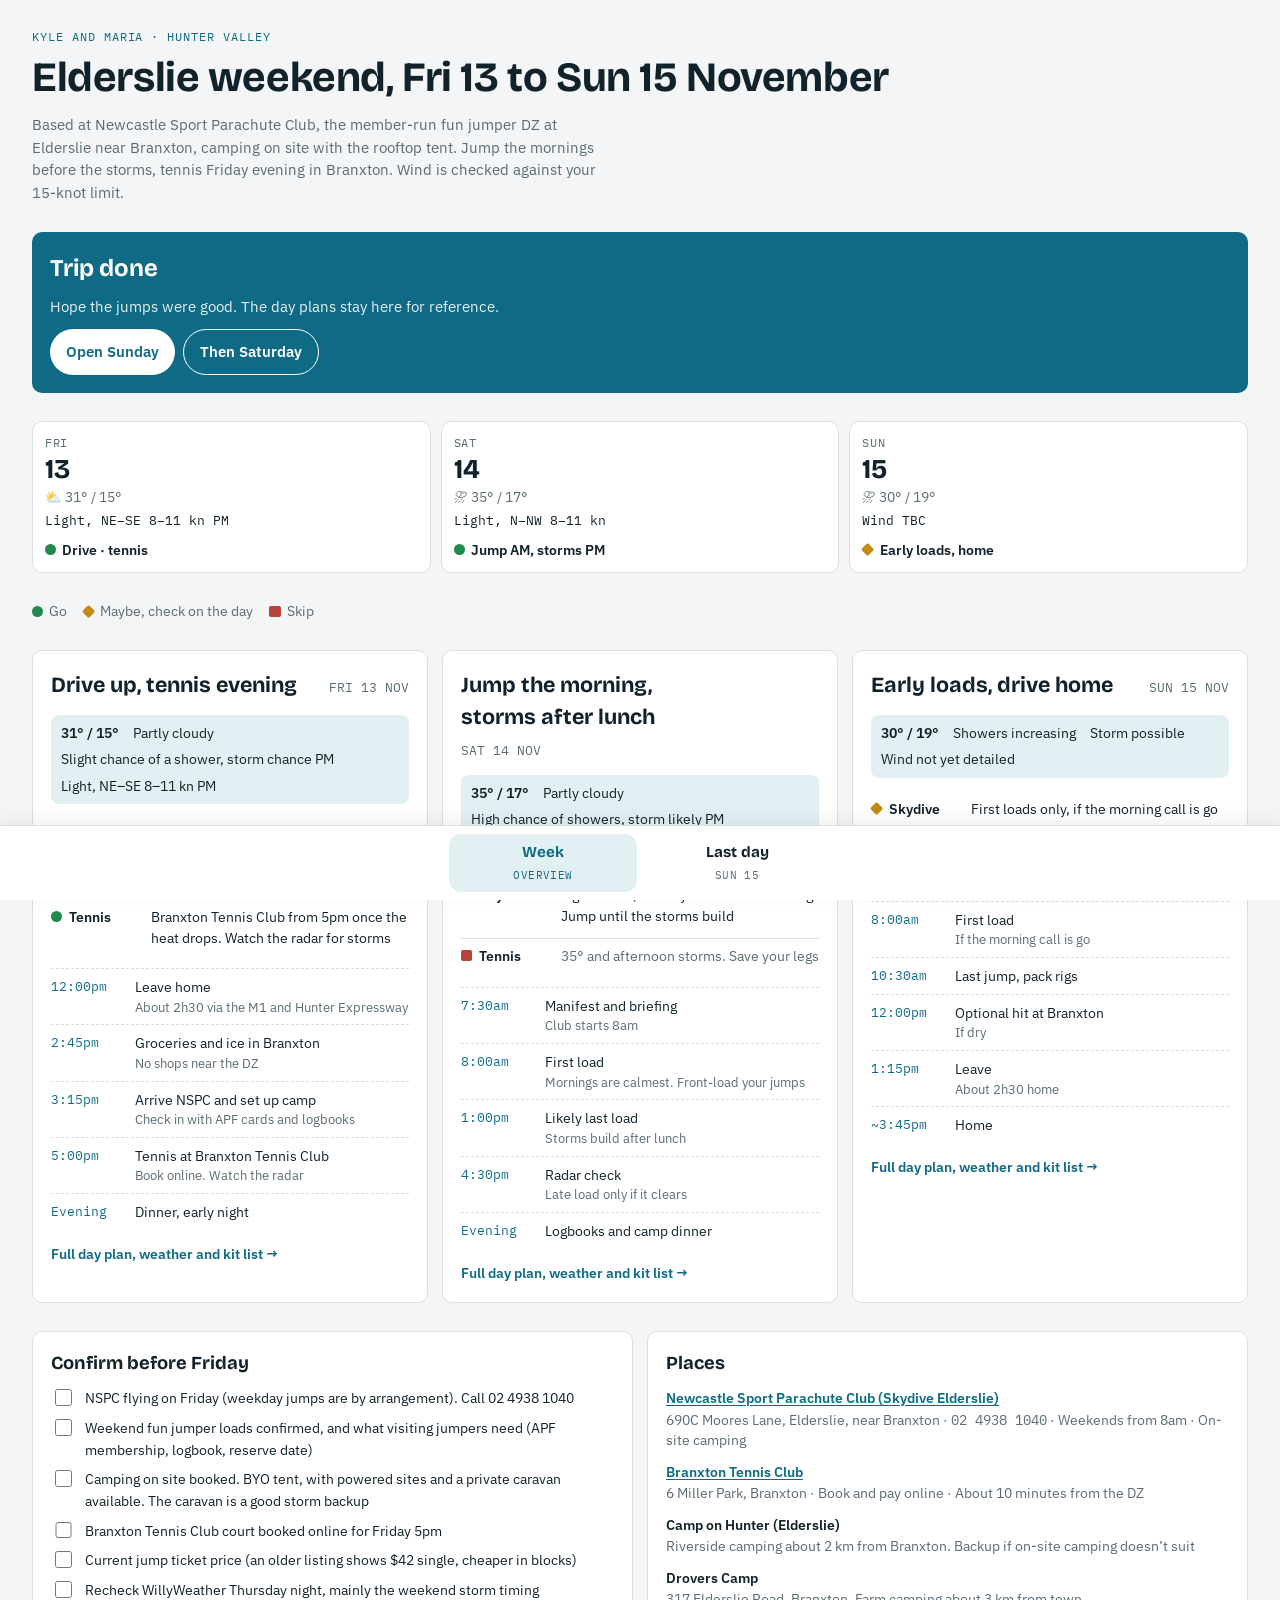
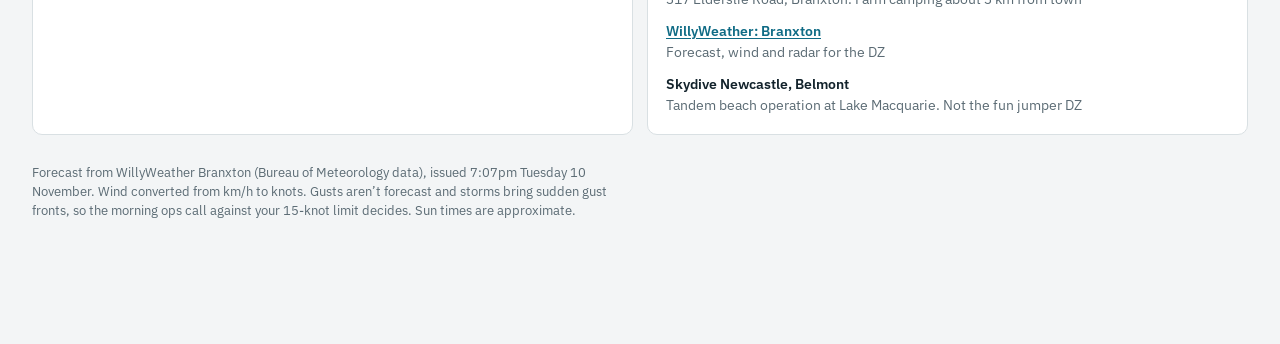
<file: index.html>
<!doctype html>
<html lang="en-AU">
<head>
<meta charset="utf-8">
<meta name="viewport" content="width=device-width, initial-scale=1, viewport-fit=cover">
<title>Elderslie Weekend</title>
<meta name="claude:viewport-fit-sides" content="cover">
<link rel="preconnect" href="https://fonts.googleapis.com">
<link rel="stylesheet" href="https://fonts.googleapis.com/css2?family=Bricolage+Grotesque:opsz,wght@12..96,500;12..96,700&family=IBM+Plex+Sans:wght@400;500;600&family=IBM+Plex+Mono:wght@400;500&display=swap">
<style>
/* Layout: a three-tile week strip up top, then one card per day in a wrapping grid, then confirm list and contacts */
:root {
  --bg: #f3f5f6;
  --panel: #ffffff;
  --ink: #12222b;
  --muted: #5b6b74;
  --line: #d9e0e3;
  --sea: #0f6b85;
  --sea-soft: #e2f0f4;
  --go: #1f8a4c;
  --maybe: #c58a12;
  --no: #b6423a;
  --display: "Bricolage Grotesque", "Segoe UI", system-ui, sans-serif;
  --body: "IBM Plex Sans", "Segoe UI", system-ui, sans-serif;
  --mono: "IBM Plex Mono", ui-monospace, Menlo, monospace;
  --r: 10px;
}
@media (prefers-color-scheme: dark) { :root:not([data-theme="light"]) {
  --bg: #0d171c; --panel: #14222a; --ink: #e6eef1; --muted: #93a6ae; --line: #24363f;
  --sea: #5bbad4; --sea-soft: #173540; --go: #4cc47e; --maybe: #e2ad3b; --no: #e57369; color-scheme: dark; } }
:root[data-theme="dark"] {
  --bg: #0d171c; --panel: #14222a; --ink: #e6eef1; --muted: #93a6ae; --line: #24363f;
  --sea: #5bbad4; --sea-soft: #173540; --go: #4cc47e; --maybe: #e2ad3b; --no: #e57369; color-scheme: dark; }

body { background: var(--bg); color: var(--ink); font-family: var(--body); font-size: 15px; line-height: 1.5; }
.wrap { max-width: 76rem; margin-inline: auto; padding-block: 28px 48px; padding-left: max(16px, env(safe-area-inset-left, 0px)); padding-right: max(16px, env(safe-area-inset-right, 0px)); display: grid; gap: 28px; }
h1, h2, h3 { font-family: var(--display); margin: 0; text-wrap: balance; }
h1 { font-size: clamp(1.9rem, 4vw, 2.6rem); font-weight: 700; letter-spacing: -0.01em; }
h2 { font-size: 1.15rem; font-weight: 700; }
.lede { margin: 6px 0 0; color: var(--muted); max-width: 65ch; }
.eyebrow { font-family: var(--mono); font-size: 0.75rem; letter-spacing: 0.08em; text-transform: uppercase; color: var(--sea); }

/* week strip */
.strip { display: grid; grid-template-columns: repeat(3, minmax(0, 1fr)); gap: 10px; }
.tile { background: var(--panel); border: 1px solid var(--line); border-radius: var(--r); padding: 12px; display: grid; gap: 4px; text-decoration: none; color: inherit; min-width: 0; }
.tile:hover { border-color: var(--sea); }
.tile:focus-visible { outline: 2px solid var(--sea); outline-offset: 2px; }
.t-day { font-family: var(--mono); font-size: 0.75rem; letter-spacing: 0.06em; text-transform: uppercase; color: var(--muted); }
.t-date { font-family: var(--display); font-size: 1.7rem; font-weight: 700; line-height: 1; }
.t-wx { font-size: 0.85rem; color: var(--muted); font-variant-numeric: tabular-nums; }
.t-wind { font-family: var(--mono); font-size: 0.8rem; font-variant-numeric: tabular-nums; }
.t-pick { display: flex; align-items: center; gap: 6px; font-weight: 600; font-size: 0.9rem; margin-top: 4px; }
@media (max-width: 640px) { .strip { grid-template-columns: repeat(auto-fit, minmax(7.5rem, 1fr)); } }

/* lights */
.dot { width: 0.7rem; height: 0.7rem; border-radius: 50%; flex: none; display: inline-block; }
.go .dot, .dot.go { background: var(--go); }
.maybe .dot, .dot.maybe { background: var(--maybe); border-radius: 2px; transform: rotate(45deg) scale(0.85); }
.no .dot, .dot.no { background: var(--no); border-radius: 2px; }
.legend { display: flex; flex-wrap: wrap; gap: 6px 16px; font-size: 0.85rem; color: var(--muted); }
.legend span { display: inline-flex; align-items: center; gap: 6px; }

/* day cards */
.days { display: grid; gap: 14px; grid-template-columns: repeat(auto-fit, minmax(min(100%, 21rem), 1fr)); }
.card { background: var(--panel); border: 1px solid var(--line); border-radius: var(--r); padding: 18px; display: grid; gap: 14px; align-content: start; min-width: 0; scroll-margin-top: 16px; }
.card:target { border-color: var(--sea); box-shadow: 0 0 0 1px var(--sea); }
.c-head { display: flex; justify-content: space-between; align-items: baseline; gap: 8px; flex-wrap: wrap; }
.c-date { font-family: var(--mono); font-size: 0.8rem; color: var(--muted); }
.c-title { font-size: 1.35rem; font-weight: 700; }
.wx { display: flex; flex-wrap: wrap; gap: 6px 14px; font-size: 0.85rem; background: var(--sea-soft); border-radius: 8px; padding: 8px 10px; font-variant-numeric: tabular-nums; }
.wx b { font-weight: 600; }
.acts { display: grid; gap: 6px; }
.act { display: grid; grid-template-columns: 5.6rem minmax(0, 1fr); gap: 2px 10px; align-items: baseline; padding-block: 6px; border-top: 1px solid var(--line); }
.act:first-child { border-top: 0; }
.a-name { display: inline-flex; align-items: center; gap: 7px; font-weight: 600; font-size: 0.9rem; }
.a-why { font-size: 0.85rem; min-width: 0; }
.no .a-why { color: var(--muted); }
.plan { list-style: none; margin: 0; padding: 0; display: grid; }
.plan li { display: grid; grid-template-columns: 4.6rem minmax(0, 1fr); gap: 10px; padding-block: 7px; border-top: 1px dashed var(--line); font-size: 0.9rem; }
.plan time { font-family: var(--mono); font-size: 0.8rem; color: var(--sea); font-variant-numeric: tabular-nums; padding-top: 1px; }
.plan .note { display: block; color: var(--muted); font-size: 0.82rem; }
.more { font-size: 0.88rem; font-weight: 600; text-decoration: none; }
.more:hover { text-decoration: underline; }
.alt { font-size: 0.85rem; border-left: 3px solid var(--maybe); padding: 4px 0 4px 10px; margin: 0; }

/* bottom */
.two { display: grid; gap: 14px; grid-template-columns: repeat(auto-fit, minmax(min(100%, 22rem), 1fr)); }
.panel { background: var(--panel); border: 1px solid var(--line); border-radius: var(--r); padding: 18px; display: grid; gap: 10px; align-content: start; min-width: 0; }
.checks { list-style: none; margin: 0; padding: 0; display: grid; gap: 8px; }
.checks label { display: grid; grid-template-columns: auto minmax(0,1fr); gap: 10px; align-items: start; font-size: 0.9rem; cursor: pointer; }
.checks input { width: 1.05rem; height: 1.05rem; margin-top: 2px; accent-color: var(--sea); }
.checks input:checked + span { color: var(--muted); text-decoration: line-through; }
.contacts { display: grid; gap: 10px; margin: 0; }
.contacts div { display: grid; gap: 1px; }
.contacts dt { font-weight: 600; font-size: 0.9rem; }
.contacts dd { margin: 0; font-size: 0.85rem; color: var(--muted); }
a { color: var(--sea); text-underline-offset: 2px; }
.mono { font-family: var(--mono); user-select: all; }
.foot { font-size: 0.8rem; color: var(--muted); max-width: 75ch; margin: 0; }
@media (prefers-reduced-motion: no-preference) { .tile, .card { transition: border-color .15s ease; } }
</style>
<style>body{margin:0}</style>
<link rel="manifest" href="manifest.webmanifest">
<meta name="theme-color" content="#0f6b85">
<meta name="apple-mobile-web-app-capable" content="yes">
<meta name="apple-mobile-web-app-title" content="Elderslie">
<meta name="apple-mobile-web-app-status-bar-style" content="default">
<link rel="apple-touch-icon" href="apple-touch-icon.png">
<link rel="stylesheet" href="app.css">
</head>
<body data-day="week">
<div class="wrap">
  <header>
    <div class="eyebrow">Kyle and Maria · Hunter Valley</div>
    <h1>Elderslie weekend, Fri 13 to Sun 15 November</h1>
    <p class="lede">Based at Newcastle Sport Parachute Club, the member-run fun jumper DZ at Elderslie near Branxton, camping on site with the rooftop tent. Jump the mornings before the storms, tennis Friday evening in Branxton. Wind is checked against your 15-knot limit.</p>
  </header>
  <section class="now" id="now" hidden aria-live="polite">
    <h2 id="now-h">Trip plan</h2>
    <p id="now-p"></p>
    <div class="btns"><a class="primary" id="now-go" href="friday.html">Open Friday</a><a class="secondary" id="now-next" href="saturday.html">Then Saturday</a></div>
  </section>

  <nav class="strip" aria-label="Weekend at a glance"><a class="tile" href="friday.html" data-key="fri"><span class="t-day">Fri</span><span class="t-date">13</span><span class="t-wx">⛅ 31° / 15°</span><span class="t-wind">Light, NE–SE 8–11 kn PM</span><span class="t-pick go"><span class="dot"></span>Drive · tennis</span></a><a class="tile" href="saturday.html" data-key="sat"><span class="t-day">Sat</span><span class="t-date">14</span><span class="t-wx">⛈ 35° / 17°</span><span class="t-wind">Light, N–NW 8–11 kn</span><span class="t-pick go"><span class="dot"></span>Jump AM, storms PM</span></a><a class="tile" href="sunday.html" data-key="sun"><span class="t-day">Sun</span><span class="t-date">15</span><span class="t-wx">⛈ 30° / 19°</span><span class="t-wind">Wind TBC</span><span class="t-pick maybe"><span class="dot"></span>Early loads, home</span></a></nav>

  <div class="legend" aria-label="Legend">
    <span class="go"><span class="dot"></span>Go</span>
    <span class="maybe"><span class="dot"></span>Maybe, check on the day</span>
    <span class="no"><span class="dot"></span>Skip</span>
  </div>

  <section class="days" aria-label="Daily plan">
    <article class="card" id="fri">
      <div class="c-head"><h2 class="c-title">Drive up, tennis evening</h2><span class="c-date">FRI 13 NOV</span></div>
      <div class="wx"><span><b>31° / 15°</b></span><span>Partly cloudy</span><span>Slight chance of a shower, storm chance PM</span><span>Light, NE–SE 8–11 kn PM</span></div>
      <div class="acts"><div class="act maybe"><span class="a-name"><span class="dot"></span>Skydive</span><span class="a-why">Weekday jumps are by arrangement only. Call NSPC Thursday to see if anyone is flying</span></div><div class="act go"><span class="a-name"><span class="dot"></span>Tennis</span><span class="a-why">Branxton Tennis Club from 5pm once the heat drops. Watch the radar for storms</span></div></div>
      <ol class="plan"><li><time>12:00pm</time><span>Leave home<span class="note">About 2h30 via the M1 and Hunter Expressway</span></span></li><li><time>2:45pm</time><span>Groceries and ice in Branxton<span class="note">No shops near the DZ</span></span></li><li><time>3:15pm</time><span>Arrive NSPC and set up camp<span class="note">Check in with APF cards and logbooks</span></span></li><li><time>5:00pm</time><span>Tennis at Branxton Tennis Club<span class="note">Book online. Watch the radar</span></span></li><li><time>Evening</time><span>Dinner, early night</span></li></ol>
      <a class="more" href="friday.html">Full day plan, weather and kit list →</a>
    </article>

    <article class="card" id="sat">
      <div class="c-head"><h2 class="c-title">Jump the morning, storms after lunch</h2><span class="c-date">SAT 14 NOV</span></div>
      <div class="wx"><span><b>35° / 17°</b></span><span>Partly cloudy</span><span>High chance of showers, storm likely PM</span><span>Light AM, N–NW 8–11 kn</span></div>
      <div class="acts"><div class="act go"><span class="a-name"><span class="dot"></span>Skydive</span><span class="a-why">Light winds, under your limit all morning. Jump until the storms build</span></div><div class="act no"><span class="a-name"><span class="dot"></span>Tennis</span><span class="a-why">35° and afternoon storms. Save your legs</span></div></div>
      <ol class="plan"><li><time>7:30am</time><span>Manifest and briefing<span class="note">Club starts 8am</span></span></li><li><time>8:00am</time><span>First load<span class="note">Mornings are calmest. Front-load your jumps</span></span></li><li><time>1:00pm</time><span>Likely last load<span class="note">Storms build after lunch</span></span></li><li><time>4:30pm</time><span>Radar check<span class="note">Late load only if it clears</span></span></li><li><time>Evening</time><span>Logbooks and camp dinner</span></li></ol>
      <a class="more" href="saturday.html">Full day plan, weather and kit list →</a>
    </article>

    <article class="card" id="sun">
      <div class="c-head"><h2 class="c-title">Early loads, drive home</h2><span class="c-date">SUN 15 NOV</span></div>
      <div class="wx"><span><b>30° / 19°</b></span><span>Showers increasing</span><span>Storm possible</span><span>Wind not yet detailed</span></div>
      <div class="acts"><div class="act maybe"><span class="a-name"><span class="dot"></span>Skydive</span><span class="a-why">First loads only, if the morning call is go</span></div><div class="act maybe"><span class="a-name"><span class="dot"></span>Tennis</span><span class="a-why">Short hit at Branxton on the way out if it’s dry</span></div></div>
      <ol class="plan"><li><time>8:00am</time><span>First load<span class="note">If the morning call is go</span></span></li><li><time>10:30am</time><span>Last jump, pack rigs</span></li><li><time>12:00pm</time><span>Optional hit at Branxton<span class="note">If dry</span></span></li><li><time>1:15pm</time><span>Leave<span class="note">About 2h30 home</span></span></li><li><time>~3:45pm</time><span>Home</span></li></ol>
      <a class="more" href="sunday.html">Full day plan, weather and kit list →</a>
    </article>

  </section>

  <section class="two">
    <div class="panel">
      <h2>Confirm before Friday</h2>
      <ul class="checks"><li><label><input type="checkbox" id="c1"><span>NSPC flying on Friday (weekday jumps are by arrangement). Call 02 4938 1040</span></label></li><li><label><input type="checkbox" id="c2"><span>Weekend fun jumper loads confirmed, and what visiting jumpers need (APF membership, logbook, reserve date)</span></label></li><li><label><input type="checkbox" id="c3"><span>Camping on site booked. BYO tent, with powered sites and a private caravan available. The caravan is a good storm backup</span></label></li><li><label><input type="checkbox" id="c4"><span>Branxton Tennis Club court booked online for Friday 5pm</span></label></li><li><label><input type="checkbox" id="c5"><span>Current jump ticket price (an older listing shows $42 single, cheaper in blocks)</span></label></li><li><label><input type="checkbox" id="c6"><span>Recheck WillyWeather Thursday night, mainly the weekend storm timing</span></label></li></ul>
    </div>
    <div class="panel">
      <h2>Places</h2>
      <dl class="contacts"><div><dt><a href="https://nspc.net.au" target="_blank" rel="noopener">Newcastle Sport Parachute Club (Skydive Elderslie)</a></dt><dd>690C Moores Lane, Elderslie, near Branxton · <span class="mono">02 4938 1040</span> · Weekends from 8am · On-site camping</dd></div><div><dt><a href="https://play.tennis.com.au/branxtontennisclub" target="_blank" rel="noopener">Branxton Tennis Club</a></dt><dd>6 Miller Park, Branxton · Book and pay online · About 10 minutes from the DZ</dd></div><div><dt>Camp on Hunter (Elderslie)</dt><dd>Riverside camping about 2 km from Branxton. Backup if on-site camping doesn’t suit</dd></div><div><dt>Drovers Camp</dt><dd>317 Elderslie Road, Branxton. Farm camping about 3 km from town</dd></div><div><dt><a href="https://www.willyweather.com.au/nsw/hunter/branxton.html" target="_blank" rel="noopener">WillyWeather: Branxton</a></dt><dd>Forecast, wind and radar for the DZ</dd></div><div><dt>Skydive Newcastle, Belmont</dt><dd>Tandem beach operation at Lake Macquarie. Not the fun jumper DZ</dd></div></dl>
    </div>
  </section>

  <p class="foot">Forecast from WillyWeather Branxton (Bureau of Meteorology data), issued 7:07pm Tuesday 10 November. Wind converted from km/h to knots. Gusts aren’t forecast and storms bring sudden gust fronts, so the morning ops call against your 15-knot limit decides. Sun times are approximate.</p>
</div>

<script>
(function () {
  var KEY = "elderslie-weekend-checks";
  var saved = {};
  try { saved = JSON.parse(localStorage.getItem(KEY) || "{}") || {}; } catch (e) { saved = {}; }
  document.querySelectorAll('.checks input').forEach(function (box) {
    if (saved[box.id]) box.checked = true;
    box.addEventListener('change', function () {
      saved[box.id] = box.checked;
      try { localStorage.setItem(KEY, JSON.stringify(saved)); } catch (e) {}
    });
  });
})();
</script>
<script src="app.js"></script>
</body>
</html>
</file>
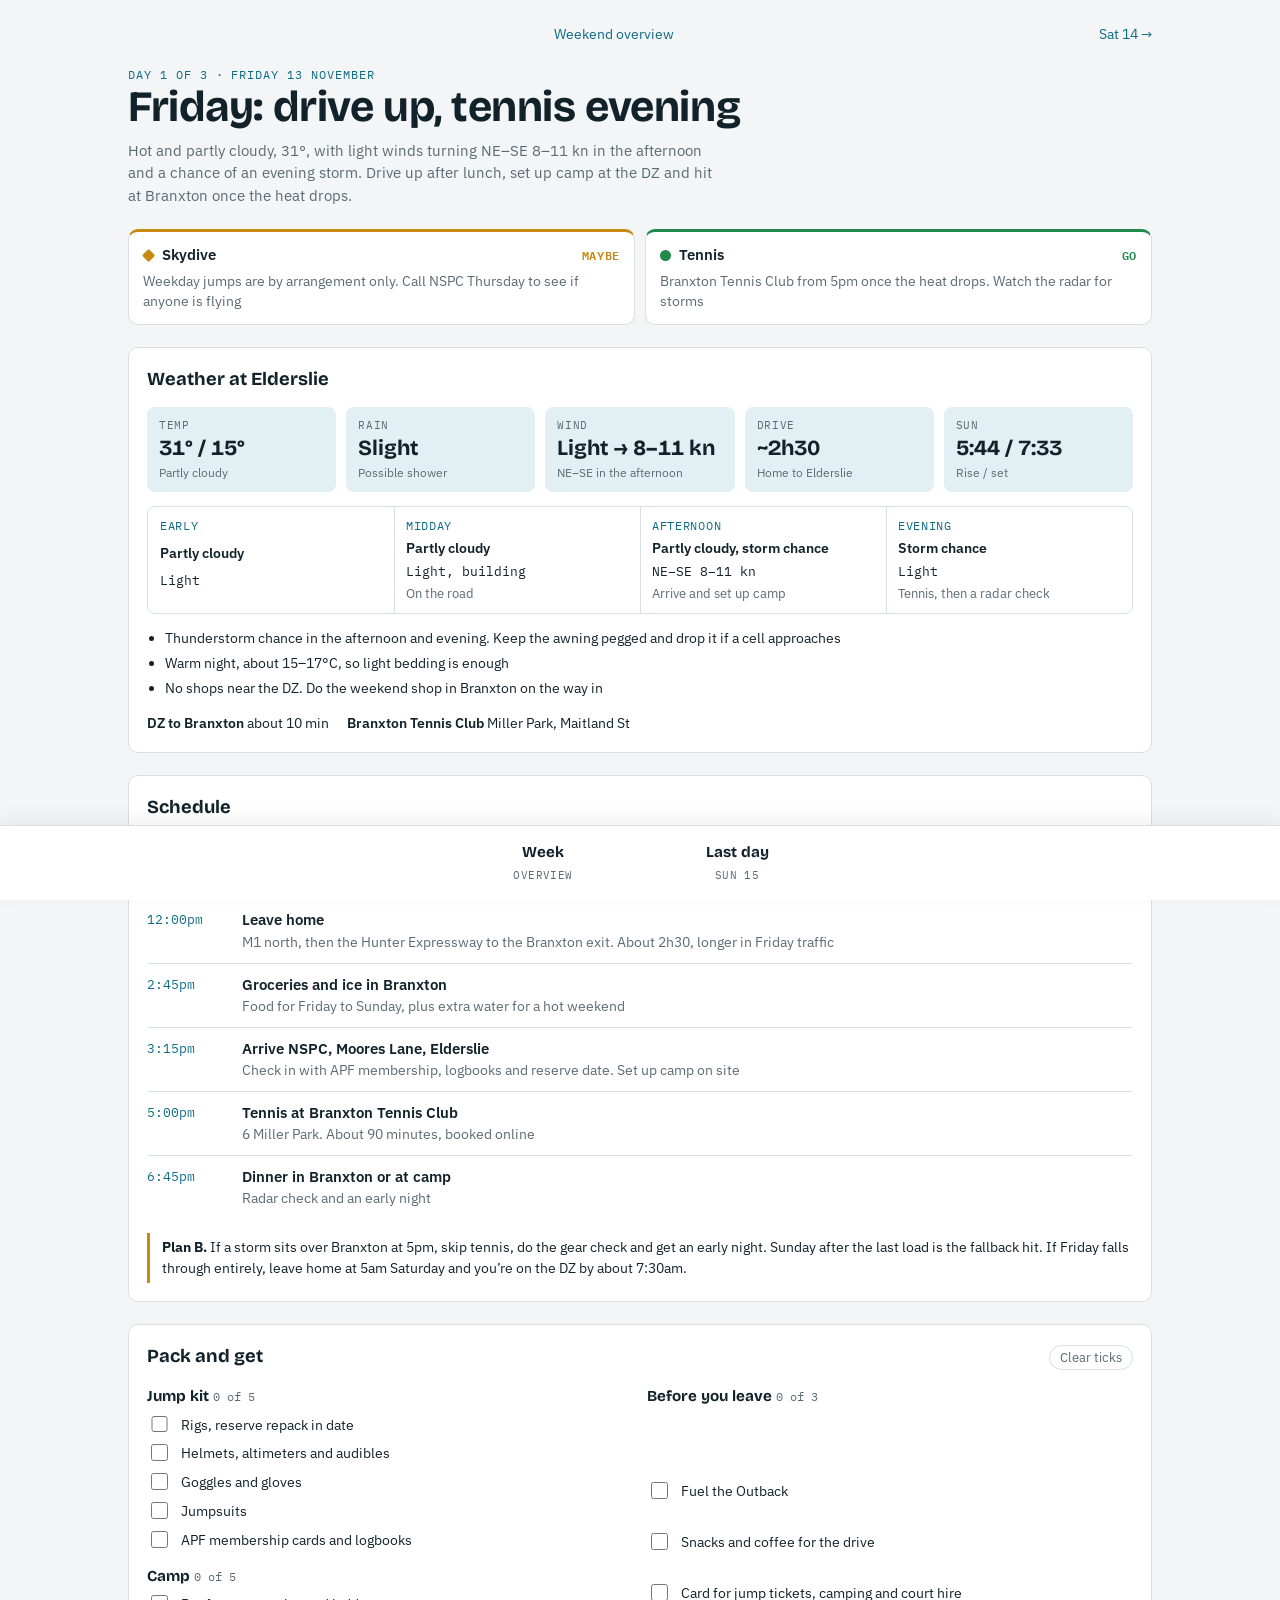
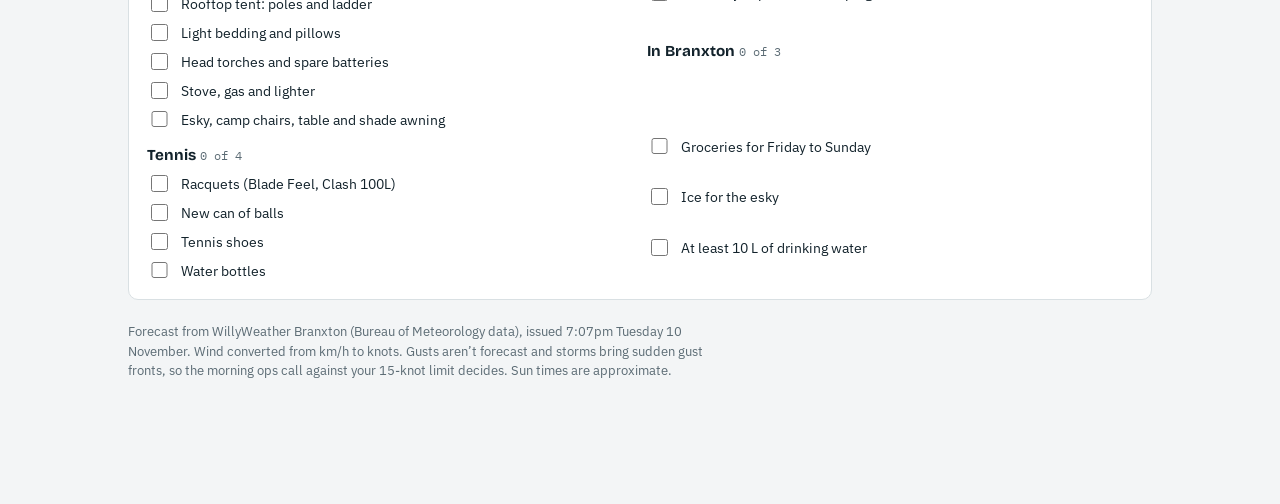
<file: friday.html>
<!doctype html>
<html lang="en-AU">
<head>
<meta charset="utf-8">
<meta name="viewport" content="width=device-width, initial-scale=1, viewport-fit=cover">
<title>Elderslie Friday 13 Nov</title>
<meta name="claude:viewport-fit-sides" content="cover">
<link rel="preconnect" href="https://fonts.googleapis.com">
<link rel="stylesheet" href="https://fonts.googleapis.com/css2?family=Bricolage+Grotesque:opsz,wght@12..96,500;12..96,700&family=IBM+Plex+Sans:wght@400;500;600&family=IBM+Plex+Mono:wght@400;500&display=swap">
<style>
/* Layout: day header with a call strip, weather block with a four-part day band, then schedule, then two-column kit and to-buy lists */
:root {
  --bg: #f3f5f6; --panel: #ffffff; --ink: #12222b; --muted: #5b6b74; --line: #d9e0e3;
  --sea: #0f6b85; --sea-soft: #e2f0f4; --go: #1f8a4c; --maybe: #c58a12; --no: #b6423a;
  --display: "Bricolage Grotesque", "Segoe UI", system-ui, sans-serif;
  --body: "IBM Plex Sans", "Segoe UI", system-ui, sans-serif;
  --mono: "IBM Plex Mono", ui-monospace, Menlo, monospace; --r: 10px;
}
@media (prefers-color-scheme: dark) { :root:not([data-theme="light"]) {
  --bg: #0d171c; --panel: #14222a; --ink: #e6eef1; --muted: #93a6ae; --line: #24363f;
  --sea: #5bbad4; --sea-soft: #173540; --go: #4cc47e; --maybe: #e2ad3b; --no: #e57369; color-scheme: dark; } }
:root[data-theme="dark"] {
  --bg: #0d171c; --panel: #14222a; --ink: #e6eef1; --muted: #93a6ae; --line: #24363f;
  --sea: #5bbad4; --sea-soft: #173540; --go: #4cc47e; --maybe: #e2ad3b; --no: #e57369; color-scheme: dark; }
body { background: var(--bg); color: var(--ink); font-family: var(--body); font-size: 15px; line-height: 1.5; }
.wrap { max-width: 64rem; margin-inline: auto; padding-block: 24px 48px; padding-left: max(16px, env(safe-area-inset-left, 0px)); padding-right: max(16px, env(safe-area-inset-right, 0px)); display: grid; gap: 22px; }
h1, h2, h3 { font-family: var(--display); margin: 0; text-wrap: balance; }
h1 { font-size: clamp(1.9rem, 5vw, 2.7rem); font-weight: 700; letter-spacing: -0.01em; line-height: 1.1; }
h2 { font-size: 1.15rem; font-weight: 700; }
h3 { font-size: 0.95rem; font-weight: 700; }
a { color: var(--sea); text-underline-offset: 2px; }
.top { display: flex; justify-content: space-between; gap: 8px 16px; flex-wrap: wrap; font-size: 0.85rem; }
.top a { text-decoration: none; }
.top a:hover { text-decoration: underline; }
.eyebrow { font-family: var(--mono); font-size: 0.75rem; letter-spacing: 0.08em; text-transform: uppercase; color: var(--sea); }
.lede { margin: 8px 0 0; color: var(--muted); max-width: 65ch; }
.calls { display: grid; grid-template-columns: repeat(2, minmax(0, 1fr)); gap: 10px; }
@media (max-width: 560px) { .calls { grid-template-columns: 1fr; } }
.call { background: var(--panel); border: 1px solid var(--line); border-radius: var(--r); padding: 12px 14px; display: grid; gap: 4px; min-width: 0; }
.call-h { display: flex; align-items: center; gap: 8px; font-weight: 600; }
.call-v { font-family: var(--mono); font-size: 0.72rem; letter-spacing: 0.06em; text-transform: uppercase; margin-left: auto; }
.go .call-v { color: var(--go); } .maybe .call-v { color: var(--maybe); } .no .call-v { color: var(--no); }
.call p { margin: 0; font-size: 0.85rem; color: var(--muted); }
.call.go { border-top: 3px solid var(--go); } .call.maybe { border-top: 3px solid var(--maybe); } .call.no { border-top: 3px solid var(--no); }
.dot { width: 0.7rem; height: 0.7rem; border-radius: 50%; flex: none; display: inline-block; }
.go .dot { background: var(--go); }
.maybe .dot { background: var(--maybe); border-radius: 2px; transform: rotate(45deg) scale(0.85); }
.no .dot { background: var(--no); border-radius: 2px; }
.panel { background: var(--panel); border: 1px solid var(--line); border-radius: var(--r); padding: 18px; display: grid; gap: 14px; min-width: 0; }
.stats { display: grid; grid-template-columns: repeat(auto-fit, minmax(7.2rem, 1fr)); gap: 10px; }
.stat { background: var(--sea-soft); border-radius: 8px; padding: 10px 12px; display: grid; gap: 2px; min-width: 0; }
.stat span { font-family: var(--mono); font-size: 0.7rem; letter-spacing: 0.06em; text-transform: uppercase; color: var(--muted); }
.stat b { font-family: var(--display); font-size: 1.35rem; font-weight: 700; line-height: 1.15; font-variant-numeric: tabular-nums; }
.stat small { font-size: 0.78rem; color: var(--muted); }
.band { display: grid; grid-template-columns: repeat(4, minmax(0, 1fr)); gap: 0; border: 1px solid var(--line); border-radius: 8px; overflow: hidden; }
@media (max-width: 640px) { .band { grid-template-columns: repeat(2, minmax(0, 1fr)); } }
.slot { padding: 10px 12px; display: grid; gap: 3px; border-right: 1px solid var(--line); border-bottom: 1px solid var(--line); min-width: 0; margin: 0 -1px -1px 0; }
.slot .when { font-family: var(--mono); font-size: 0.72rem; letter-spacing: 0.06em; text-transform: uppercase; color: var(--sea); }
.slot .sky { font-weight: 600; font-size: 0.9rem; }
.slot .wind { font-family: var(--mono); font-size: 0.8rem; font-variant-numeric: tabular-nums; }
.slot.over .wind { color: var(--no); font-weight: 500; }
.slot p { margin: 0; font-size: 0.8rem; color: var(--muted); }
.notes { margin: 0; padding-left: 1.1rem; display: grid; gap: 4px; font-size: 0.88rem; }
.tides { display: flex; flex-wrap: wrap; gap: 6px 18px; font-size: 0.85rem; font-variant-numeric: tabular-nums; }
.tides b { font-weight: 600; }
.sched { list-style: none; margin: 0; padding: 0; display: grid; }
.sched li { display: grid; grid-template-columns: 5.2rem minmax(0, 1fr); gap: 12px; padding-block: 10px; border-top: 1px solid var(--line); }
.sched li:first-child { border-top: 0; }
.sched time { font-family: var(--mono); font-size: 0.82rem; color: var(--sea); font-variant-numeric: tabular-nums; padding-top: 1px; }
.sched strong { display: block; font-weight: 600; }
.sched span { display: block; font-size: 0.86rem; color: var(--muted); }
.sched .tag { display: inline-block; font-family: var(--mono); font-size: 0.68rem; letter-spacing: 0.05em; text-transform: uppercase; border: 1px solid var(--line); border-radius: 999px; padding: 0 7px; margin-top: 4px; color: var(--muted); }
.two { display: grid; gap: 14px; grid-template-columns: repeat(auto-fit, minmax(min(100%, 20rem), 1fr)); }
.group { display: grid; gap: 6px; }
.checks { list-style: none; margin: 0; padding: 0; display: grid; gap: 7px; }
.checks label { display: grid; grid-template-columns: auto minmax(0, 1fr); gap: 10px; align-items: start; font-size: 0.9rem; cursor: pointer; }
.checks input { width: 1.05rem; height: 1.05rem; margin-top: 2px; accent-color: var(--sea); }
.checks input:checked + span { color: var(--muted); text-decoration: line-through; }
.count { font-family: var(--mono); font-size: 0.75rem; color: var(--muted); font-weight: 400; }
.ph { display: flex; justify-content: space-between; align-items: baseline; gap: 8px; flex-wrap: wrap; }
.reset { font: inherit; font-size: 0.8rem; color: var(--muted); background: none; border: 1px solid var(--line); border-radius: 999px; padding: 2px 10px; cursor: pointer; }
.reset:hover { color: var(--ink); border-color: var(--muted); }
.reset:focus-visible, .checks input:focus-visible, a:focus-visible { outline: 2px solid var(--sea); outline-offset: 2px; }
.plan-b { margin: 0; font-size: 0.88rem; border-left: 3px solid var(--maybe); padding: 4px 0 4px 12px; }
.foot { font-size: 0.8rem; color: var(--muted); margin: 0; max-width: 75ch; }
</style>
<style>body{margin:0}</style>
<link rel="manifest" href="manifest.webmanifest">
<meta name="theme-color" content="#0f6b85">
<meta name="apple-mobile-web-app-capable" content="yes">
<meta name="apple-mobile-web-app-title" content="Elderslie">
<meta name="apple-mobile-web-app-status-bar-style" content="default">
<link rel="apple-touch-icon" href="apple-touch-icon.png">
<link rel="stylesheet" href="app.css">
</head>
<body data-day="fri">
<div class="wrap">
  <nav class="top" aria-label="Trip days"><span></span><span><a href="index.html">Weekend overview</a></span><span><a href="saturday.html">Sat 14 →</a></span></nav>
  <header>
    <div class="eyebrow">Day 1 of 3 · Friday 13 November</div>
    <h1>Friday: drive up, tennis evening</h1>
    <p class="lede">Hot and partly cloudy, 31°, with light winds turning NE–SE 8–11 kn in the afternoon and a chance of an evening storm. Drive up after lunch, set up camp at the DZ and hit at Branxton once the heat drops.</p>
  </header>
  <section class="calls" aria-label="Activity calls"><div class="call maybe"><div class="call-h"><span class="dot"></span>Skydive<span class="call-v">Maybe</span></div><p>Weekday jumps are by arrangement only. Call NSPC Thursday to see if anyone is flying</p></div><div class="call go"><div class="call-h"><span class="dot"></span>Tennis<span class="call-v">Go</span></div><p>Branxton Tennis Club from 5pm once the heat drops. Watch the radar for storms</p></div></section>
  <section class="panel" aria-labelledby="wx-h">
    <h2 id="wx-h">Weather at Elderslie</h2>
    <div class="stats"><div class="stat"><span>Temp</span><b>31° / 15°</b><small>Partly cloudy</small></div><div class="stat"><span>Rain</span><b>Slight</b><small>Possible shower</small></div><div class="stat"><span>Wind</span><b>Light → 8–11 kn</b><small>NE–SE in the afternoon</small></div><div class="stat"><span>Drive</span><b>~2h30</b><small>Home to Elderslie</small></div><div class="stat"><span>Sun</span><b>5:44 / 7:33</b><small>Rise / set</small></div></div>
    <div class="band"><div class="slot"><span class="when">Early</span><span class="sky">Partly cloudy</span><span class="wind">Light</span><p></p></div><div class="slot"><span class="when">Midday</span><span class="sky">Partly cloudy</span><span class="wind">Light, building</span><p>On the road</p></div><div class="slot"><span class="when">Afternoon</span><span class="sky">Partly cloudy, storm chance</span><span class="wind">NE–SE 8–11 kn</span><p>Arrive and set up camp</p></div><div class="slot"><span class="when">Evening</span><span class="sky">Storm chance</span><span class="wind">Light</span><p>Tennis, then a radar check</p></div></div>
    <ul class="notes"><li>Thunderstorm chance in the afternoon and evening. Keep the awning pegged and drop it if a cell approaches</li><li>Warm night, about 15–17°C, so light bedding is enough</li><li>No shops near the DZ. Do the weekend shop in Branxton on the way in</li></ul>
    <div class="tides" aria-label="Distances and details"><span><b>DZ to Branxton</b> about 10 min</span><span><b>Branxton Tennis Club</b> Miller Park, Maitland St</span></div>
  </section>
  <section class="panel" aria-labelledby="sc-h">
    <h2 id="sc-h">Schedule</h2>
    <ol class="sched"><li><time>11:30am</time><div><strong>Final load-out</strong><span>Rigs, camp kit, tennis bags and food box into the Outback</span></div></li><li><time>12:00pm</time><div><strong>Leave home</strong><span>M1 north, then the Hunter Expressway to the Branxton exit. About 2h30, longer in Friday traffic</span></div></li><li><time>2:45pm</time><div><strong>Groceries and ice in Branxton</strong><span>Food for Friday to Sunday, plus extra water for a hot weekend</span></div></li><li><time>3:15pm</time><div><strong>Arrive NSPC, Moores Lane, Elderslie</strong><span>Check in with APF membership, logbooks and reserve date. Set up camp on site</span></div></li><li><time>5:00pm</time><div><strong>Tennis at Branxton Tennis Club</strong><span>6 Miller Park. About 90 minutes, booked online</span></div></li><li><time>6:45pm</time><div><strong>Dinner in Branxton or at camp</strong><span>Radar check and an early night</span></div></li></ol>
    <p class="plan-b"><b>Plan B.</b> If a storm sits over Branxton at 5pm, skip tennis, do the gear check and get an early night. Sunday after the last load is the fallback hit. If Friday falls through entirely, leave home at 5am Saturday and you’re on the DZ by about 7:30am.</p>
  </section>
  <section class="panel" aria-labelledby="pk-h">
    <div class="ph"><h2 id="pk-h">Pack and get</h2><button type="button" class="reset" id="reset">Clear ticks</button></div>
    <div class="two">
      <div class="group" style="gap:14px"><div class="group"><h3>Jump kit <span class="count" data-count="p0"></span></h3><ul class="checks" id="p0"><li><label><input type="checkbox" id="p0-0"><span>Rigs, reserve repack in date</span></label></li><li><label><input type="checkbox" id="p0-1"><span>Helmets, altimeters and audibles</span></label></li><li><label><input type="checkbox" id="p0-2"><span>Goggles and gloves</span></label></li><li><label><input type="checkbox" id="p0-3"><span>Jumpsuits</span></label></li><li><label><input type="checkbox" id="p0-4"><span>APF membership cards and logbooks</span></label></li></ul></div><div class="group"><h3>Camp <span class="count" data-count="p1"></span></h3><ul class="checks" id="p1"><li><label><input type="checkbox" id="p1-0"><span>Rooftop tent: poles and ladder</span></label></li><li><label><input type="checkbox" id="p1-1"><span>Light bedding and pillows</span></label></li><li><label><input type="checkbox" id="p1-2"><span>Head torches and spare batteries</span></label></li><li><label><input type="checkbox" id="p1-3"><span>Stove, gas and lighter</span></label></li><li><label><input type="checkbox" id="p1-4"><span>Esky, camp chairs, table and shade awning</span></label></li></ul></div><div class="group"><h3>Tennis <span class="count" data-count="p2"></span></h3><ul class="checks" id="p2"><li><label><input type="checkbox" id="p2-0"><span>Racquets (Blade Feel, Clash 100L)</span></label></li><li><label><input type="checkbox" id="p2-1"><span>New can of balls</span></label></li><li><label><input type="checkbox" id="p2-2"><span>Tennis shoes</span></label></li><li><label><input type="checkbox" id="p2-3"><span>Water bottles</span></label></li></ul></div></div>
      <div class="group" style="gap:14px"><div class="group"><h3>Before you leave <span class="count" data-count="g0"></span></h3><ul class="checks" id="g0"><li><label><input type="checkbox" id="g0-0"><span>Fuel the Outback</span></label></li><li><label><input type="checkbox" id="g0-1"><span>Snacks and coffee for the drive</span></label></li><li><label><input type="checkbox" id="g0-2"><span>Card for jump tickets, camping and court hire</span></label></li></ul></div><div class="group"><h3>In Branxton <span class="count" data-count="g1"></span></h3><ul class="checks" id="g1"><li><label><input type="checkbox" id="g1-0"><span>Groceries for Friday to Sunday</span></label></li><li><label><input type="checkbox" id="g1-1"><span>Ice for the esky</span></label></li><li><label><input type="checkbox" id="g1-2"><span>At least 10 L of drinking water</span></label></li></ul></div></div>
    </div>
  </section>
  <p class="foot">Forecast from WillyWeather Branxton (Bureau of Meteorology data), issued 7:07pm Tuesday 10 November. Wind converted from km/h to knots. Gusts aren’t forecast and storms bring sudden gust fronts, so the morning ops call against your 15-knot limit decides. Sun times are approximate.</p>
</div>
<script>
(function () {
  var KEY = "elderslie-day-fri";
  var saved = {};
  try { saved = JSON.parse(localStorage.getItem(KEY) || "{}") || {}; } catch (e) { saved = {}; }
  var boxes = Array.prototype.slice.call(document.querySelectorAll('.checks input'));
  function counts() {
    document.querySelectorAll('[data-count]').forEach(function (el) {
      var list = document.getElementById(el.getAttribute('data-count'));
      el.textContent = list.querySelectorAll('input:checked').length + ' of ' + list.querySelectorAll('input').length;
    });
  }
  function store() { try { localStorage.setItem(KEY, JSON.stringify(saved)); } catch (e) {} }
  boxes.forEach(function (b) {
    if (saved[b.id]) b.checked = true;
    b.addEventListener('change', function () { saved[b.id] = b.checked; store(); counts(); });
  });
  var r = document.getElementById('reset');
  if (r) r.addEventListener('click', function () { boxes.forEach(function (b) { b.checked = false; }); saved = {}; store(); counts(); });
  counts();
})();
</script>
<script src="app.js"></script>
</body>
</html>
</file>
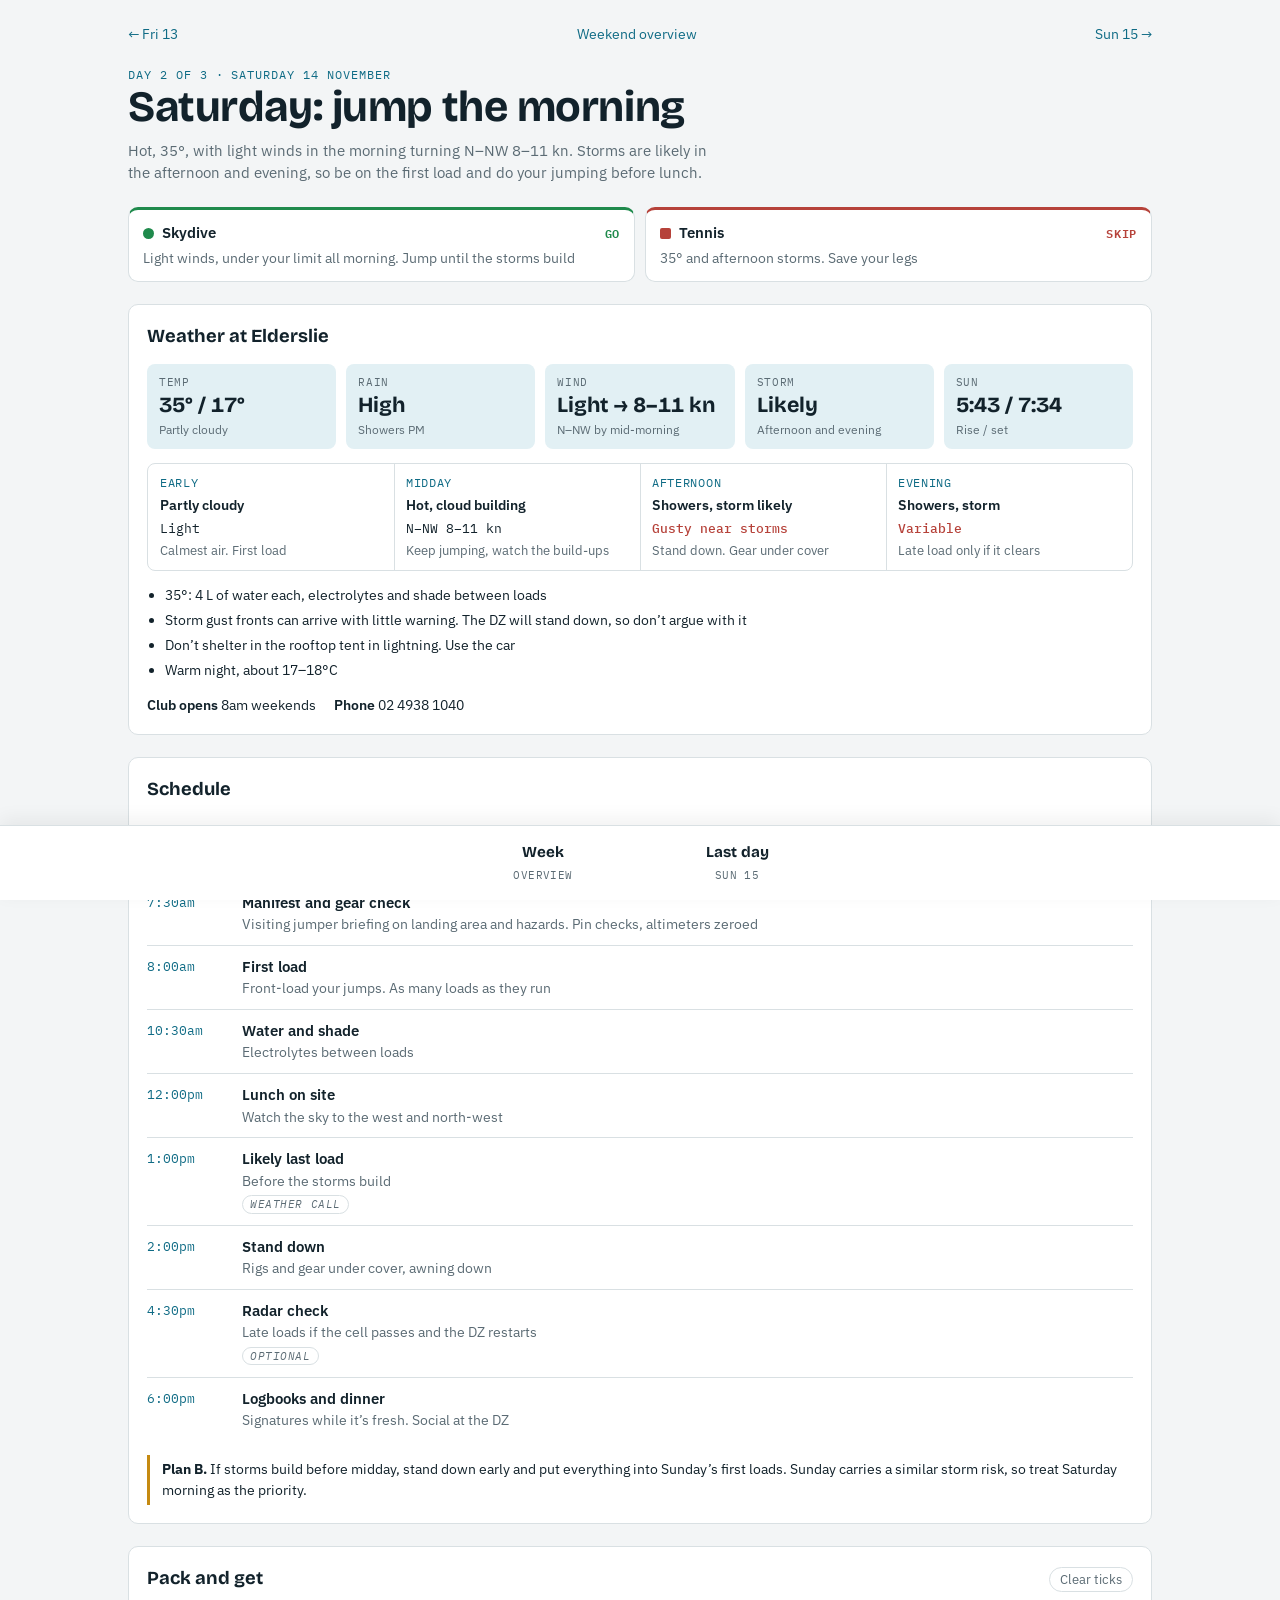
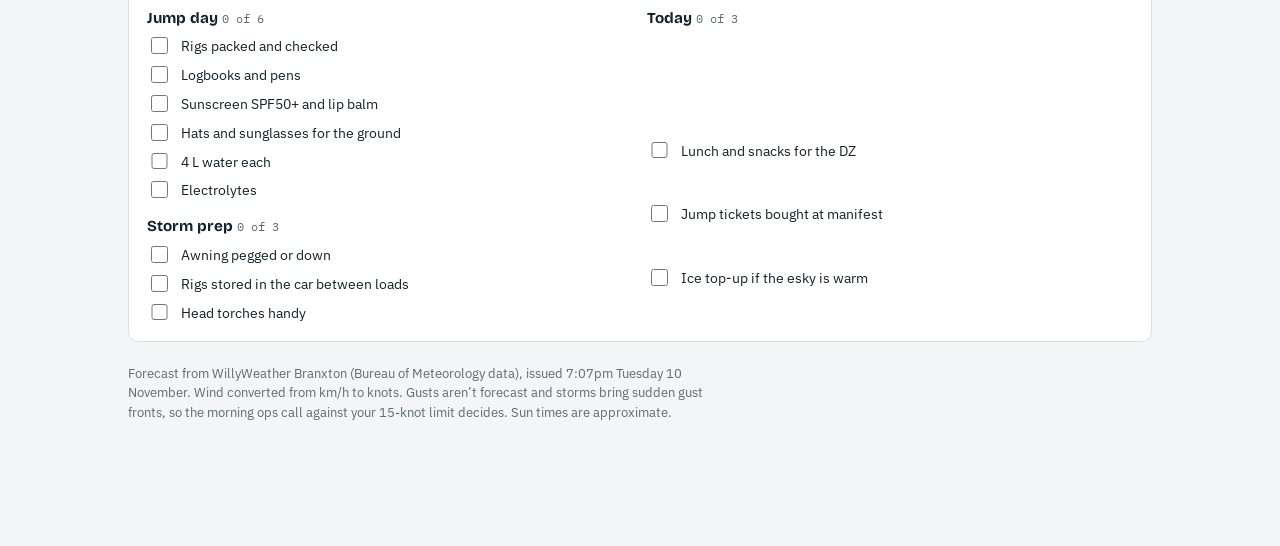
<file: saturday.html>
<!doctype html>
<html lang="en-AU">
<head>
<meta charset="utf-8">
<meta name="viewport" content="width=device-width, initial-scale=1, viewport-fit=cover">
<title>Elderslie Saturday 14 Nov</title>
<meta name="claude:viewport-fit-sides" content="cover">
<link rel="preconnect" href="https://fonts.googleapis.com">
<link rel="stylesheet" href="https://fonts.googleapis.com/css2?family=Bricolage+Grotesque:opsz,wght@12..96,500;12..96,700&family=IBM+Plex+Sans:wght@400;500;600&family=IBM+Plex+Mono:wght@400;500&display=swap">
<style>
/* Layout: day header with a call strip, weather block with a four-part day band, then schedule, then two-column kit and to-buy lists */
:root {
  --bg: #f3f5f6; --panel: #ffffff; --ink: #12222b; --muted: #5b6b74; --line: #d9e0e3;
  --sea: #0f6b85; --sea-soft: #e2f0f4; --go: #1f8a4c; --maybe: #c58a12; --no: #b6423a;
  --display: "Bricolage Grotesque", "Segoe UI", system-ui, sans-serif;
  --body: "IBM Plex Sans", "Segoe UI", system-ui, sans-serif;
  --mono: "IBM Plex Mono", ui-monospace, Menlo, monospace; --r: 10px;
}
@media (prefers-color-scheme: dark) { :root:not([data-theme="light"]) {
  --bg: #0d171c; --panel: #14222a; --ink: #e6eef1; --muted: #93a6ae; --line: #24363f;
  --sea: #5bbad4; --sea-soft: #173540; --go: #4cc47e; --maybe: #e2ad3b; --no: #e57369; color-scheme: dark; } }
:root[data-theme="dark"] {
  --bg: #0d171c; --panel: #14222a; --ink: #e6eef1; --muted: #93a6ae; --line: #24363f;
  --sea: #5bbad4; --sea-soft: #173540; --go: #4cc47e; --maybe: #e2ad3b; --no: #e57369; color-scheme: dark; }
body { background: var(--bg); color: var(--ink); font-family: var(--body); font-size: 15px; line-height: 1.5; }
.wrap { max-width: 64rem; margin-inline: auto; padding-block: 24px 48px; padding-left: max(16px, env(safe-area-inset-left, 0px)); padding-right: max(16px, env(safe-area-inset-right, 0px)); display: grid; gap: 22px; }
h1, h2, h3 { font-family: var(--display); margin: 0; text-wrap: balance; }
h1 { font-size: clamp(1.9rem, 5vw, 2.7rem); font-weight: 700; letter-spacing: -0.01em; line-height: 1.1; }
h2 { font-size: 1.15rem; font-weight: 700; }
h3 { font-size: 0.95rem; font-weight: 700; }
a { color: var(--sea); text-underline-offset: 2px; }
.top { display: flex; justify-content: space-between; gap: 8px 16px; flex-wrap: wrap; font-size: 0.85rem; }
.top a { text-decoration: none; }
.top a:hover { text-decoration: underline; }
.eyebrow { font-family: var(--mono); font-size: 0.75rem; letter-spacing: 0.08em; text-transform: uppercase; color: var(--sea); }
.lede { margin: 8px 0 0; color: var(--muted); max-width: 65ch; }
.calls { display: grid; grid-template-columns: repeat(2, minmax(0, 1fr)); gap: 10px; }
@media (max-width: 560px) { .calls { grid-template-columns: 1fr; } }
.call { background: var(--panel); border: 1px solid var(--line); border-radius: var(--r); padding: 12px 14px; display: grid; gap: 4px; min-width: 0; }
.call-h { display: flex; align-items: center; gap: 8px; font-weight: 600; }
.call-v { font-family: var(--mono); font-size: 0.72rem; letter-spacing: 0.06em; text-transform: uppercase; margin-left: auto; }
.go .call-v { color: var(--go); } .maybe .call-v { color: var(--maybe); } .no .call-v { color: var(--no); }
.call p { margin: 0; font-size: 0.85rem; color: var(--muted); }
.call.go { border-top: 3px solid var(--go); } .call.maybe { border-top: 3px solid var(--maybe); } .call.no { border-top: 3px solid var(--no); }
.dot { width: 0.7rem; height: 0.7rem; border-radius: 50%; flex: none; display: inline-block; }
.go .dot { background: var(--go); }
.maybe .dot { background: var(--maybe); border-radius: 2px; transform: rotate(45deg) scale(0.85); }
.no .dot { background: var(--no); border-radius: 2px; }
.panel { background: var(--panel); border: 1px solid var(--line); border-radius: var(--r); padding: 18px; display: grid; gap: 14px; min-width: 0; }
.stats { display: grid; grid-template-columns: repeat(auto-fit, minmax(7.2rem, 1fr)); gap: 10px; }
.stat { background: var(--sea-soft); border-radius: 8px; padding: 10px 12px; display: grid; gap: 2px; min-width: 0; }
.stat span { font-family: var(--mono); font-size: 0.7rem; letter-spacing: 0.06em; text-transform: uppercase; color: var(--muted); }
.stat b { font-family: var(--display); font-size: 1.35rem; font-weight: 700; line-height: 1.15; font-variant-numeric: tabular-nums; }
.stat small { font-size: 0.78rem; color: var(--muted); }
.band { display: grid; grid-template-columns: repeat(4, minmax(0, 1fr)); gap: 0; border: 1px solid var(--line); border-radius: 8px; overflow: hidden; }
@media (max-width: 640px) { .band { grid-template-columns: repeat(2, minmax(0, 1fr)); } }
.slot { padding: 10px 12px; display: grid; gap: 3px; border-right: 1px solid var(--line); border-bottom: 1px solid var(--line); min-width: 0; margin: 0 -1px -1px 0; }
.slot .when { font-family: var(--mono); font-size: 0.72rem; letter-spacing: 0.06em; text-transform: uppercase; color: var(--sea); }
.slot .sky { font-weight: 600; font-size: 0.9rem; }
.slot .wind { font-family: var(--mono); font-size: 0.8rem; font-variant-numeric: tabular-nums; }
.slot.over .wind { color: var(--no); font-weight: 500; }
.slot p { margin: 0; font-size: 0.8rem; color: var(--muted); }
.notes { margin: 0; padding-left: 1.1rem; display: grid; gap: 4px; font-size: 0.88rem; }
.tides { display: flex; flex-wrap: wrap; gap: 6px 18px; font-size: 0.85rem; font-variant-numeric: tabular-nums; }
.tides b { font-weight: 600; }
.sched { list-style: none; margin: 0; padding: 0; display: grid; }
.sched li { display: grid; grid-template-columns: 5.2rem minmax(0, 1fr); gap: 12px; padding-block: 10px; border-top: 1px solid var(--line); }
.sched li:first-child { border-top: 0; }
.sched time { font-family: var(--mono); font-size: 0.82rem; color: var(--sea); font-variant-numeric: tabular-nums; padding-top: 1px; }
.sched strong { display: block; font-weight: 600; }
.sched span { display: block; font-size: 0.86rem; color: var(--muted); }
.sched .tag { display: inline-block; font-family: var(--mono); font-size: 0.68rem; letter-spacing: 0.05em; text-transform: uppercase; border: 1px solid var(--line); border-radius: 999px; padding: 0 7px; margin-top: 4px; color: var(--muted); }
.two { display: grid; gap: 14px; grid-template-columns: repeat(auto-fit, minmax(min(100%, 20rem), 1fr)); }
.group { display: grid; gap: 6px; }
.checks { list-style: none; margin: 0; padding: 0; display: grid; gap: 7px; }
.checks label { display: grid; grid-template-columns: auto minmax(0, 1fr); gap: 10px; align-items: start; font-size: 0.9rem; cursor: pointer; }
.checks input { width: 1.05rem; height: 1.05rem; margin-top: 2px; accent-color: var(--sea); }
.checks input:checked + span { color: var(--muted); text-decoration: line-through; }
.count { font-family: var(--mono); font-size: 0.75rem; color: var(--muted); font-weight: 400; }
.ph { display: flex; justify-content: space-between; align-items: baseline; gap: 8px; flex-wrap: wrap; }
.reset { font: inherit; font-size: 0.8rem; color: var(--muted); background: none; border: 1px solid var(--line); border-radius: 999px; padding: 2px 10px; cursor: pointer; }
.reset:hover { color: var(--ink); border-color: var(--muted); }
.reset:focus-visible, .checks input:focus-visible, a:focus-visible { outline: 2px solid var(--sea); outline-offset: 2px; }
.plan-b { margin: 0; font-size: 0.88rem; border-left: 3px solid var(--maybe); padding: 4px 0 4px 12px; }
.foot { font-size: 0.8rem; color: var(--muted); margin: 0; max-width: 75ch; }
</style>
<style>body{margin:0}</style>
<link rel="manifest" href="manifest.webmanifest">
<meta name="theme-color" content="#0f6b85">
<meta name="apple-mobile-web-app-capable" content="yes">
<meta name="apple-mobile-web-app-title" content="Elderslie">
<meta name="apple-mobile-web-app-status-bar-style" content="default">
<link rel="apple-touch-icon" href="apple-touch-icon.png">
<link rel="stylesheet" href="app.css">
</head>
<body data-day="sat">
<div class="wrap">
  <nav class="top" aria-label="Trip days"><span><a href="friday.html">← Fri 13</a></span><span><a href="index.html">Weekend overview</a></span><span><a href="sunday.html">Sun 15 →</a></span></nav>
  <header>
    <div class="eyebrow">Day 2 of 3 · Saturday 14 November</div>
    <h1>Saturday: jump the morning</h1>
    <p class="lede">Hot, 35°, with light winds in the morning turning N–NW 8–11 kn. Storms are likely in the afternoon and evening, so be on the first load and do your jumping before lunch.</p>
  </header>
  <section class="calls" aria-label="Activity calls"><div class="call go"><div class="call-h"><span class="dot"></span>Skydive<span class="call-v">Go</span></div><p>Light winds, under your limit all morning. Jump until the storms build</p></div><div class="call no"><div class="call-h"><span class="dot"></span>Tennis<span class="call-v">Skip</span></div><p>35° and afternoon storms. Save your legs</p></div></section>
  <section class="panel" aria-labelledby="wx-h">
    <h2 id="wx-h">Weather at Elderslie</h2>
    <div class="stats"><div class="stat"><span>Temp</span><b>35° / 17°</b><small>Partly cloudy</small></div><div class="stat"><span>Rain</span><b>High</b><small>Showers PM</small></div><div class="stat"><span>Wind</span><b>Light → 8–11 kn</b><small>N–NW by mid-morning</small></div><div class="stat"><span>Storm</span><b>Likely</b><small>Afternoon and evening</small></div><div class="stat"><span>Sun</span><b>5:43 / 7:34</b><small>Rise / set</small></div></div>
    <div class="band"><div class="slot"><span class="when">Early</span><span class="sky">Partly cloudy</span><span class="wind">Light</span><p>Calmest air. First load</p></div><div class="slot"><span class="when">Midday</span><span class="sky">Hot, cloud building</span><span class="wind">N–NW 8–11 kn</span><p>Keep jumping, watch the build-ups</p></div><div class="slot over"><span class="when">Afternoon</span><span class="sky">Showers, storm likely</span><span class="wind">Gusty near storms</span><p>Stand down. Gear under cover</p></div><div class="slot over"><span class="when">Evening</span><span class="sky">Showers, storm</span><span class="wind">Variable</span><p>Late load only if it clears</p></div></div>
    <ul class="notes"><li>35°: 4 L of water each, electrolytes and shade between loads</li><li>Storm gust fronts can arrive with little warning. The DZ will stand down, so don’t argue with it</li><li>Don’t shelter in the rooftop tent in lightning. Use the car</li><li>Warm night, about 17–18°C</li></ul>
    <div class="tides" aria-label="Distances and details"><span><b>Club opens</b> 8am weekends</span><span><b>Phone</b> 02 4938 1040</span></div>
  </section>
  <section class="panel" aria-labelledby="sc-h">
    <h2 id="sc-h">Schedule</h2>
    <ol class="sched"><li><time>6:30am</time><div><strong>Up and coffee</strong><span>Check the NSPC Facebook page and the wind</span></div></li><li><time>7:30am</time><div><strong>Manifest and gear check</strong><span>Visiting jumper briefing on landing area and hazards. Pin checks, altimeters zeroed</span></div></li><li><time>8:00am</time><div><strong>First load</strong><span>Front-load your jumps. As many loads as they run</span></div></li><li><time>10:30am</time><div><strong>Water and shade</strong><span>Electrolytes between loads</span></div></li><li><time>12:00pm</time><div><strong>Lunch on site</strong><span>Watch the sky to the west and north-west</span></div></li><li><time>1:00pm</time><div><strong>Likely last load</strong><span>Before the storms build</span><em class="tag">Weather call</em></div></li><li><time>2:00pm</time><div><strong>Stand down</strong><span>Rigs and gear under cover, awning down</span></div></li><li><time>4:30pm</time><div><strong>Radar check</strong><span>Late loads if the cell passes and the DZ restarts</span><em class="tag">Optional</em></div></li><li><time>6:00pm</time><div><strong>Logbooks and dinner</strong><span>Signatures while it’s fresh. Social at the DZ</span></div></li></ol>
    <p class="plan-b"><b>Plan B.</b> If storms build before midday, stand down early and put everything into Sunday’s first loads. Sunday carries a similar storm risk, so treat Saturday morning as the priority.</p>
  </section>
  <section class="panel" aria-labelledby="pk-h">
    <div class="ph"><h2 id="pk-h">Pack and get</h2><button type="button" class="reset" id="reset">Clear ticks</button></div>
    <div class="two">
      <div class="group" style="gap:14px"><div class="group"><h3>Jump day <span class="count" data-count="p0"></span></h3><ul class="checks" id="p0"><li><label><input type="checkbox" id="p0-0"><span>Rigs packed and checked</span></label></li><li><label><input type="checkbox" id="p0-1"><span>Logbooks and pens</span></label></li><li><label><input type="checkbox" id="p0-2"><span>Sunscreen SPF50+ and lip balm</span></label></li><li><label><input type="checkbox" id="p0-3"><span>Hats and sunglasses for the ground</span></label></li><li><label><input type="checkbox" id="p0-4"><span>4 L water each</span></label></li><li><label><input type="checkbox" id="p0-5"><span>Electrolytes</span></label></li></ul></div><div class="group"><h3>Storm prep <span class="count" data-count="p1"></span></h3><ul class="checks" id="p1"><li><label><input type="checkbox" id="p1-0"><span>Awning pegged or down</span></label></li><li><label><input type="checkbox" id="p1-1"><span>Rigs stored in the car between loads</span></label></li><li><label><input type="checkbox" id="p1-2"><span>Head torches handy</span></label></li></ul></div></div>
      <div class="group" style="gap:14px"><div class="group"><h3>Today <span class="count" data-count="g0"></span></h3><ul class="checks" id="g0"><li><label><input type="checkbox" id="g0-0"><span>Lunch and snacks for the DZ</span></label></li><li><label><input type="checkbox" id="g0-1"><span>Jump tickets bought at manifest</span></label></li><li><label><input type="checkbox" id="g0-2"><span>Ice top-up if the esky is warm</span></label></li></ul></div></div>
    </div>
  </section>
  <p class="foot">Forecast from WillyWeather Branxton (Bureau of Meteorology data), issued 7:07pm Tuesday 10 November. Wind converted from km/h to knots. Gusts aren’t forecast and storms bring sudden gust fronts, so the morning ops call against your 15-knot limit decides. Sun times are approximate.</p>
</div>
<script>
(function () {
  var KEY = "elderslie-day-sat";
  var saved = {};
  try { saved = JSON.parse(localStorage.getItem(KEY) || "{}") || {}; } catch (e) { saved = {}; }
  var boxes = Array.prototype.slice.call(document.querySelectorAll('.checks input'));
  function counts() {
    document.querySelectorAll('[data-count]').forEach(function (el) {
      var list = document.getElementById(el.getAttribute('data-count'));
      el.textContent = list.querySelectorAll('input:checked').length + ' of ' + list.querySelectorAll('input').length;
    });
  }
  function store() { try { localStorage.setItem(KEY, JSON.stringify(saved)); } catch (e) {} }
  boxes.forEach(function (b) {
    if (saved[b.id]) b.checked = true;
    b.addEventListener('change', function () { saved[b.id] = b.checked; store(); counts(); });
  });
  var r = document.getElementById('reset');
  if (r) r.addEventListener('click', function () { boxes.forEach(function (b) { b.checked = false; }); saved = {}; store(); counts(); });
  counts();
})();
</script>
<script src="app.js"></script>
</body>
</html>
</file>
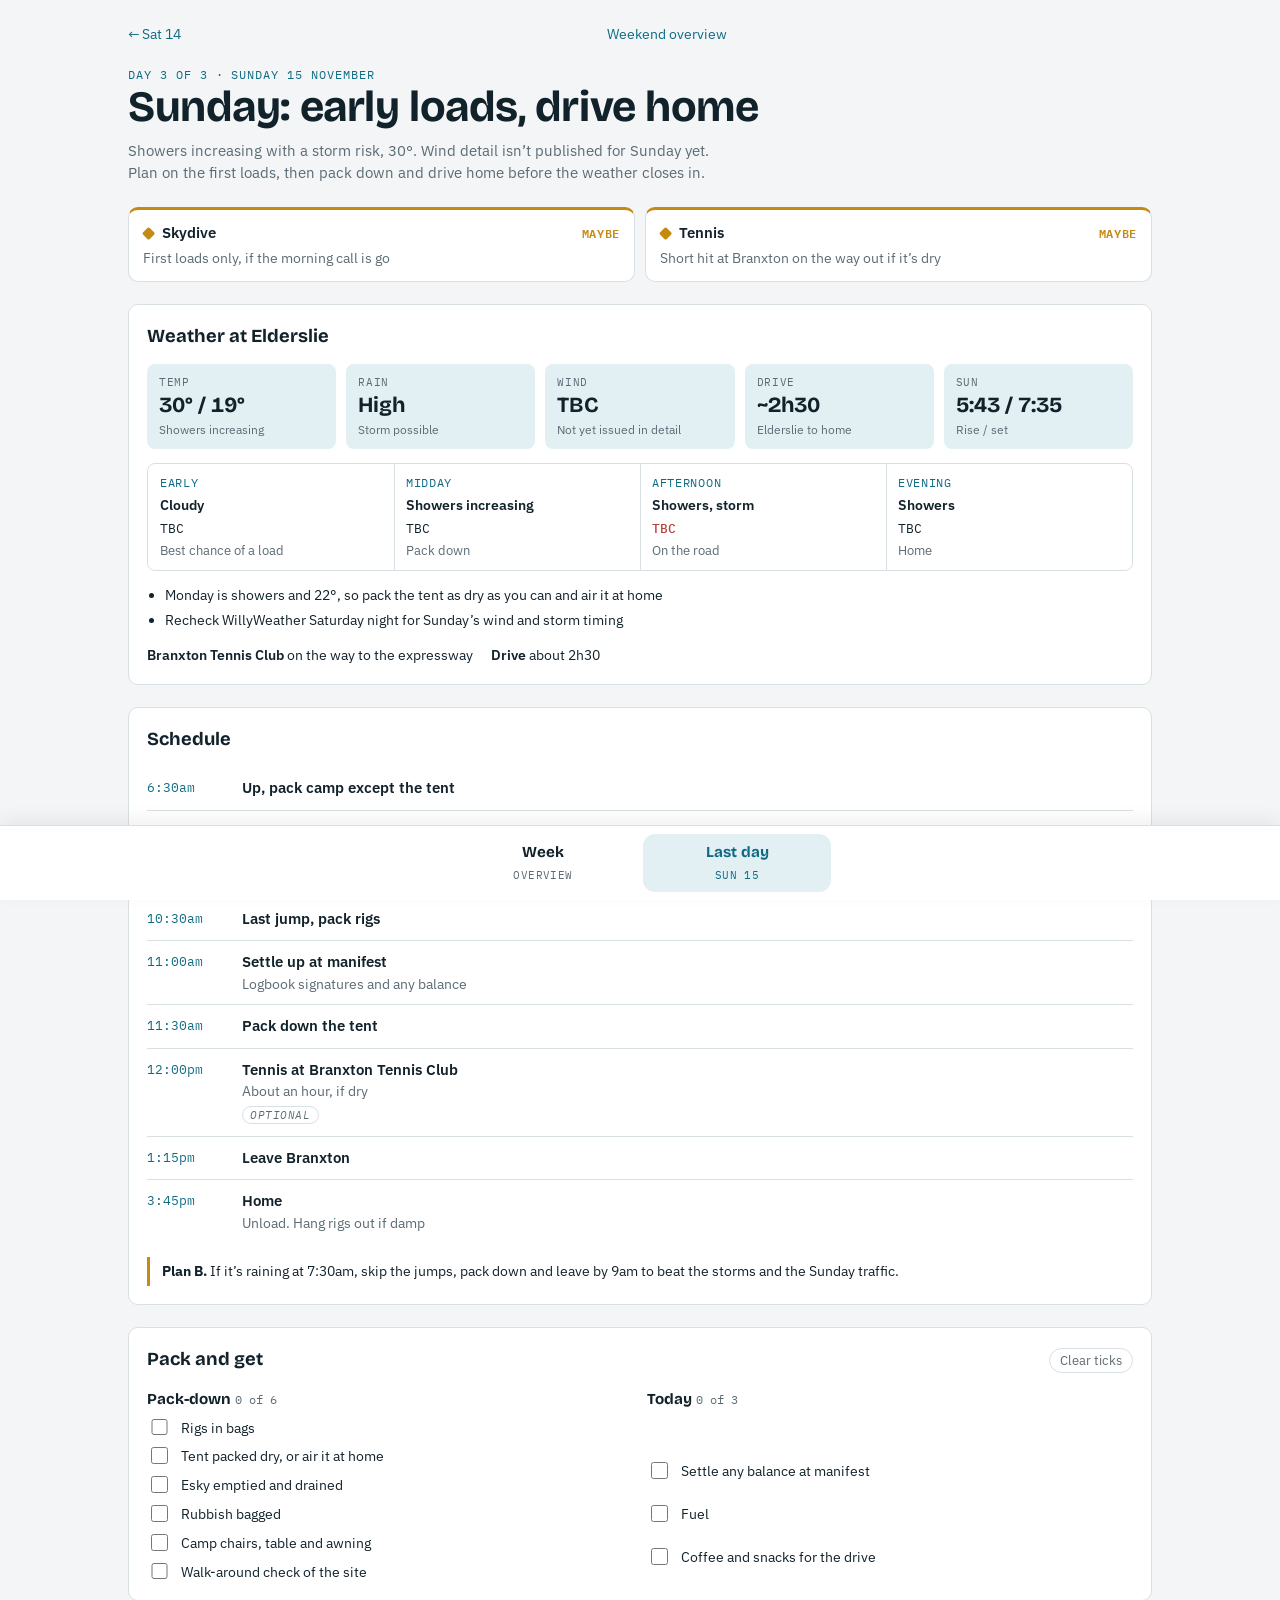
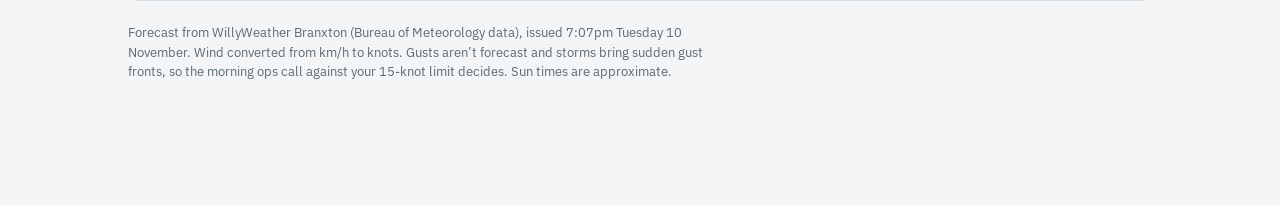
<file: sunday.html>
<!doctype html>
<html lang="en-AU">
<head>
<meta charset="utf-8">
<meta name="viewport" content="width=device-width, initial-scale=1, viewport-fit=cover">
<title>Elderslie Sunday 15 Nov</title>
<meta name="claude:viewport-fit-sides" content="cover">
<link rel="preconnect" href="https://fonts.googleapis.com">
<link rel="stylesheet" href="https://fonts.googleapis.com/css2?family=Bricolage+Grotesque:opsz,wght@12..96,500;12..96,700&family=IBM+Plex+Sans:wght@400;500;600&family=IBM+Plex+Mono:wght@400;500&display=swap">
<style>
/* Layout: day header with a call strip, weather block with a four-part day band, then schedule, then two-column kit and to-buy lists */
:root {
  --bg: #f3f5f6; --panel: #ffffff; --ink: #12222b; --muted: #5b6b74; --line: #d9e0e3;
  --sea: #0f6b85; --sea-soft: #e2f0f4; --go: #1f8a4c; --maybe: #c58a12; --no: #b6423a;
  --display: "Bricolage Grotesque", "Segoe UI", system-ui, sans-serif;
  --body: "IBM Plex Sans", "Segoe UI", system-ui, sans-serif;
  --mono: "IBM Plex Mono", ui-monospace, Menlo, monospace; --r: 10px;
}
@media (prefers-color-scheme: dark) { :root:not([data-theme="light"]) {
  --bg: #0d171c; --panel: #14222a; --ink: #e6eef1; --muted: #93a6ae; --line: #24363f;
  --sea: #5bbad4; --sea-soft: #173540; --go: #4cc47e; --maybe: #e2ad3b; --no: #e57369; color-scheme: dark; } }
:root[data-theme="dark"] {
  --bg: #0d171c; --panel: #14222a; --ink: #e6eef1; --muted: #93a6ae; --line: #24363f;
  --sea: #5bbad4; --sea-soft: #173540; --go: #4cc47e; --maybe: #e2ad3b; --no: #e57369; color-scheme: dark; }
body { background: var(--bg); color: var(--ink); font-family: var(--body); font-size: 15px; line-height: 1.5; }
.wrap { max-width: 64rem; margin-inline: auto; padding-block: 24px 48px; padding-left: max(16px, env(safe-area-inset-left, 0px)); padding-right: max(16px, env(safe-area-inset-right, 0px)); display: grid; gap: 22px; }
h1, h2, h3 { font-family: var(--display); margin: 0; text-wrap: balance; }
h1 { font-size: clamp(1.9rem, 5vw, 2.7rem); font-weight: 700; letter-spacing: -0.01em; line-height: 1.1; }
h2 { font-size: 1.15rem; font-weight: 700; }
h3 { font-size: 0.95rem; font-weight: 700; }
a { color: var(--sea); text-underline-offset: 2px; }
.top { display: flex; justify-content: space-between; gap: 8px 16px; flex-wrap: wrap; font-size: 0.85rem; }
.top a { text-decoration: none; }
.top a:hover { text-decoration: underline; }
.eyebrow { font-family: var(--mono); font-size: 0.75rem; letter-spacing: 0.08em; text-transform: uppercase; color: var(--sea); }
.lede { margin: 8px 0 0; color: var(--muted); max-width: 65ch; }
.calls { display: grid; grid-template-columns: repeat(2, minmax(0, 1fr)); gap: 10px; }
@media (max-width: 560px) { .calls { grid-template-columns: 1fr; } }
.call { background: var(--panel); border: 1px solid var(--line); border-radius: var(--r); padding: 12px 14px; display: grid; gap: 4px; min-width: 0; }
.call-h { display: flex; align-items: center; gap: 8px; font-weight: 600; }
.call-v { font-family: var(--mono); font-size: 0.72rem; letter-spacing: 0.06em; text-transform: uppercase; margin-left: auto; }
.go .call-v { color: var(--go); } .maybe .call-v { color: var(--maybe); } .no .call-v { color: var(--no); }
.call p { margin: 0; font-size: 0.85rem; color: var(--muted); }
.call.go { border-top: 3px solid var(--go); } .call.maybe { border-top: 3px solid var(--maybe); } .call.no { border-top: 3px solid var(--no); }
.dot { width: 0.7rem; height: 0.7rem; border-radius: 50%; flex: none; display: inline-block; }
.go .dot { background: var(--go); }
.maybe .dot { background: var(--maybe); border-radius: 2px; transform: rotate(45deg) scale(0.85); }
.no .dot { background: var(--no); border-radius: 2px; }
.panel { background: var(--panel); border: 1px solid var(--line); border-radius: var(--r); padding: 18px; display: grid; gap: 14px; min-width: 0; }
.stats { display: grid; grid-template-columns: repeat(auto-fit, minmax(7.2rem, 1fr)); gap: 10px; }
.stat { background: var(--sea-soft); border-radius: 8px; padding: 10px 12px; display: grid; gap: 2px; min-width: 0; }
.stat span { font-family: var(--mono); font-size: 0.7rem; letter-spacing: 0.06em; text-transform: uppercase; color: var(--muted); }
.stat b { font-family: var(--display); font-size: 1.35rem; font-weight: 700; line-height: 1.15; font-variant-numeric: tabular-nums; }
.stat small { font-size: 0.78rem; color: var(--muted); }
.band { display: grid; grid-template-columns: repeat(4, minmax(0, 1fr)); gap: 0; border: 1px solid var(--line); border-radius: 8px; overflow: hidden; }
@media (max-width: 640px) { .band { grid-template-columns: repeat(2, minmax(0, 1fr)); } }
.slot { padding: 10px 12px; display: grid; gap: 3px; border-right: 1px solid var(--line); border-bottom: 1px solid var(--line); min-width: 0; margin: 0 -1px -1px 0; }
.slot .when { font-family: var(--mono); font-size: 0.72rem; letter-spacing: 0.06em; text-transform: uppercase; color: var(--sea); }
.slot .sky { font-weight: 600; font-size: 0.9rem; }
.slot .wind { font-family: var(--mono); font-size: 0.8rem; font-variant-numeric: tabular-nums; }
.slot.over .wind { color: var(--no); font-weight: 500; }
.slot p { margin: 0; font-size: 0.8rem; color: var(--muted); }
.notes { margin: 0; padding-left: 1.1rem; display: grid; gap: 4px; font-size: 0.88rem; }
.tides { display: flex; flex-wrap: wrap; gap: 6px 18px; font-size: 0.85rem; font-variant-numeric: tabular-nums; }
.tides b { font-weight: 600; }
.sched { list-style: none; margin: 0; padding: 0; display: grid; }
.sched li { display: grid; grid-template-columns: 5.2rem minmax(0, 1fr); gap: 12px; padding-block: 10px; border-top: 1px solid var(--line); }
.sched li:first-child { border-top: 0; }
.sched time { font-family: var(--mono); font-size: 0.82rem; color: var(--sea); font-variant-numeric: tabular-nums; padding-top: 1px; }
.sched strong { display: block; font-weight: 600; }
.sched span { display: block; font-size: 0.86rem; color: var(--muted); }
.sched .tag { display: inline-block; font-family: var(--mono); font-size: 0.68rem; letter-spacing: 0.05em; text-transform: uppercase; border: 1px solid var(--line); border-radius: 999px; padding: 0 7px; margin-top: 4px; color: var(--muted); }
.two { display: grid; gap: 14px; grid-template-columns: repeat(auto-fit, minmax(min(100%, 20rem), 1fr)); }
.group { display: grid; gap: 6px; }
.checks { list-style: none; margin: 0; padding: 0; display: grid; gap: 7px; }
.checks label { display: grid; grid-template-columns: auto minmax(0, 1fr); gap: 10px; align-items: start; font-size: 0.9rem; cursor: pointer; }
.checks input { width: 1.05rem; height: 1.05rem; margin-top: 2px; accent-color: var(--sea); }
.checks input:checked + span { color: var(--muted); text-decoration: line-through; }
.count { font-family: var(--mono); font-size: 0.75rem; color: var(--muted); font-weight: 400; }
.ph { display: flex; justify-content: space-between; align-items: baseline; gap: 8px; flex-wrap: wrap; }
.reset { font: inherit; font-size: 0.8rem; color: var(--muted); background: none; border: 1px solid var(--line); border-radius: 999px; padding: 2px 10px; cursor: pointer; }
.reset:hover { color: var(--ink); border-color: var(--muted); }
.reset:focus-visible, .checks input:focus-visible, a:focus-visible { outline: 2px solid var(--sea); outline-offset: 2px; }
.plan-b { margin: 0; font-size: 0.88rem; border-left: 3px solid var(--maybe); padding: 4px 0 4px 12px; }
.foot { font-size: 0.8rem; color: var(--muted); margin: 0; max-width: 75ch; }
</style>
<style>body{margin:0}</style>
<link rel="manifest" href="manifest.webmanifest">
<meta name="theme-color" content="#0f6b85">
<meta name="apple-mobile-web-app-capable" content="yes">
<meta name="apple-mobile-web-app-title" content="Elderslie">
<meta name="apple-mobile-web-app-status-bar-style" content="default">
<link rel="apple-touch-icon" href="apple-touch-icon.png">
<link rel="stylesheet" href="app.css">
</head>
<body data-day="sun">
<div class="wrap">
  <nav class="top" aria-label="Trip days"><span><a href="saturday.html">← Sat 14</a></span><span><a href="index.html">Weekend overview</a></span><span></span></nav>
  <header>
    <div class="eyebrow">Day 3 of 3 · Sunday 15 November</div>
    <h1>Sunday: early loads, drive home</h1>
    <p class="lede">Showers increasing with a storm risk, 30°. Wind detail isn’t published for Sunday yet. Plan on the first loads, then pack down and drive home before the weather closes in.</p>
  </header>
  <section class="calls" aria-label="Activity calls"><div class="call maybe"><div class="call-h"><span class="dot"></span>Skydive<span class="call-v">Maybe</span></div><p>First loads only, if the morning call is go</p></div><div class="call maybe"><div class="call-h"><span class="dot"></span>Tennis<span class="call-v">Maybe</span></div><p>Short hit at Branxton on the way out if it’s dry</p></div></section>
  <section class="panel" aria-labelledby="wx-h">
    <h2 id="wx-h">Weather at Elderslie</h2>
    <div class="stats"><div class="stat"><span>Temp</span><b>30° / 19°</b><small>Showers increasing</small></div><div class="stat"><span>Rain</span><b>High</b><small>Storm possible</small></div><div class="stat"><span>Wind</span><b>TBC</b><small>Not yet issued in detail</small></div><div class="stat"><span>Drive</span><b>~2h30</b><small>Elderslie to home</small></div><div class="stat"><span>Sun</span><b>5:43 / 7:35</b><small>Rise / set</small></div></div>
    <div class="band"><div class="slot"><span class="when">Early</span><span class="sky">Cloudy</span><span class="wind">TBC</span><p>Best chance of a load</p></div><div class="slot"><span class="when">Midday</span><span class="sky">Showers increasing</span><span class="wind">TBC</span><p>Pack down</p></div><div class="slot over"><span class="when">Afternoon</span><span class="sky">Showers, storm</span><span class="wind">TBC</span><p>On the road</p></div><div class="slot"><span class="when">Evening</span><span class="sky">Showers</span><span class="wind">TBC</span><p>Home</p></div></div>
    <ul class="notes"><li>Monday is showers and 22°, so pack the tent as dry as you can and air it at home</li><li>Recheck WillyWeather Saturday night for Sunday’s wind and storm timing</li></ul>
    <div class="tides" aria-label="Distances and details"><span><b>Branxton Tennis Club</b> on the way to the expressway</span><span><b>Drive</b> about 2h30</span></div>
  </section>
  <section class="panel" aria-labelledby="sc-h">
    <h2 id="sc-h">Schedule</h2>
    <ol class="sched"><li><time>6:30am</time><div><strong>Up, pack camp except the tent</strong><span></span></div></li><li><time>7:30am</time><div><strong>Ops and radar check</strong><span></span></div></li><li><time>8:00am</time><div><strong>First load</strong><span></span></div></li><li><time>10:30am</time><div><strong>Last jump, pack rigs</strong><span></span></div></li><li><time>11:00am</time><div><strong>Settle up at manifest</strong><span>Logbook signatures and any balance</span></div></li><li><time>11:30am</time><div><strong>Pack down the tent</strong><span></span></div></li><li><time>12:00pm</time><div><strong>Tennis at Branxton Tennis Club</strong><span>About an hour, if dry</span><em class="tag">Optional</em></div></li><li><time>1:15pm</time><div><strong>Leave Branxton</strong><span></span></div></li><li><time>3:45pm</time><div><strong>Home</strong><span>Unload. Hang rigs out if damp</span></div></li></ol>
    <p class="plan-b"><b>Plan B.</b> If it’s raining at 7:30am, skip the jumps, pack down and leave by 9am to beat the storms and the Sunday traffic.</p>
  </section>
  <section class="panel" aria-labelledby="pk-h">
    <div class="ph"><h2 id="pk-h">Pack and get</h2><button type="button" class="reset" id="reset">Clear ticks</button></div>
    <div class="two">
      <div class="group" style="gap:14px"><div class="group"><h3>Pack-down <span class="count" data-count="p0"></span></h3><ul class="checks" id="p0"><li><label><input type="checkbox" id="p0-0"><span>Rigs in bags</span></label></li><li><label><input type="checkbox" id="p0-1"><span>Tent packed dry, or air it at home</span></label></li><li><label><input type="checkbox" id="p0-2"><span>Esky emptied and drained</span></label></li><li><label><input type="checkbox" id="p0-3"><span>Rubbish bagged</span></label></li><li><label><input type="checkbox" id="p0-4"><span>Camp chairs, table and awning</span></label></li><li><label><input type="checkbox" id="p0-5"><span>Walk-around check of the site</span></label></li></ul></div></div>
      <div class="group" style="gap:14px"><div class="group"><h3>Today <span class="count" data-count="g0"></span></h3><ul class="checks" id="g0"><li><label><input type="checkbox" id="g0-0"><span>Settle any balance at manifest</span></label></li><li><label><input type="checkbox" id="g0-1"><span>Fuel</span></label></li><li><label><input type="checkbox" id="g0-2"><span>Coffee and snacks for the drive</span></label></li></ul></div></div>
    </div>
  </section>
  <p class="foot">Forecast from WillyWeather Branxton (Bureau of Meteorology data), issued 7:07pm Tuesday 10 November. Wind converted from km/h to knots. Gusts aren’t forecast and storms bring sudden gust fronts, so the morning ops call against your 15-knot limit decides. Sun times are approximate.</p>
</div>
<script>
(function () {
  var KEY = "elderslie-day-sun";
  var saved = {};
  try { saved = JSON.parse(localStorage.getItem(KEY) || "{}") || {}; } catch (e) { saved = {}; }
  var boxes = Array.prototype.slice.call(document.querySelectorAll('.checks input'));
  function counts() {
    document.querySelectorAll('[data-count]').forEach(function (el) {
      var list = document.getElementById(el.getAttribute('data-count'));
      el.textContent = list.querySelectorAll('input:checked').length + ' of ' + list.querySelectorAll('input').length;
    });
  }
  function store() { try { localStorage.setItem(KEY, JSON.stringify(saved)); } catch (e) {} }
  boxes.forEach(function (b) {
    if (saved[b.id]) b.checked = true;
    b.addEventListener('change', function () { saved[b.id] = b.checked; store(); counts(); });
  });
  var r = document.getElementById('reset');
  if (r) r.addEventListener('click', function () { boxes.forEach(function (b) { b.checked = false; }); saved = {}; store(); counts(); });
  counts();
})();
</script>
<script src="app.js"></script>
</body>
</html>
</file>
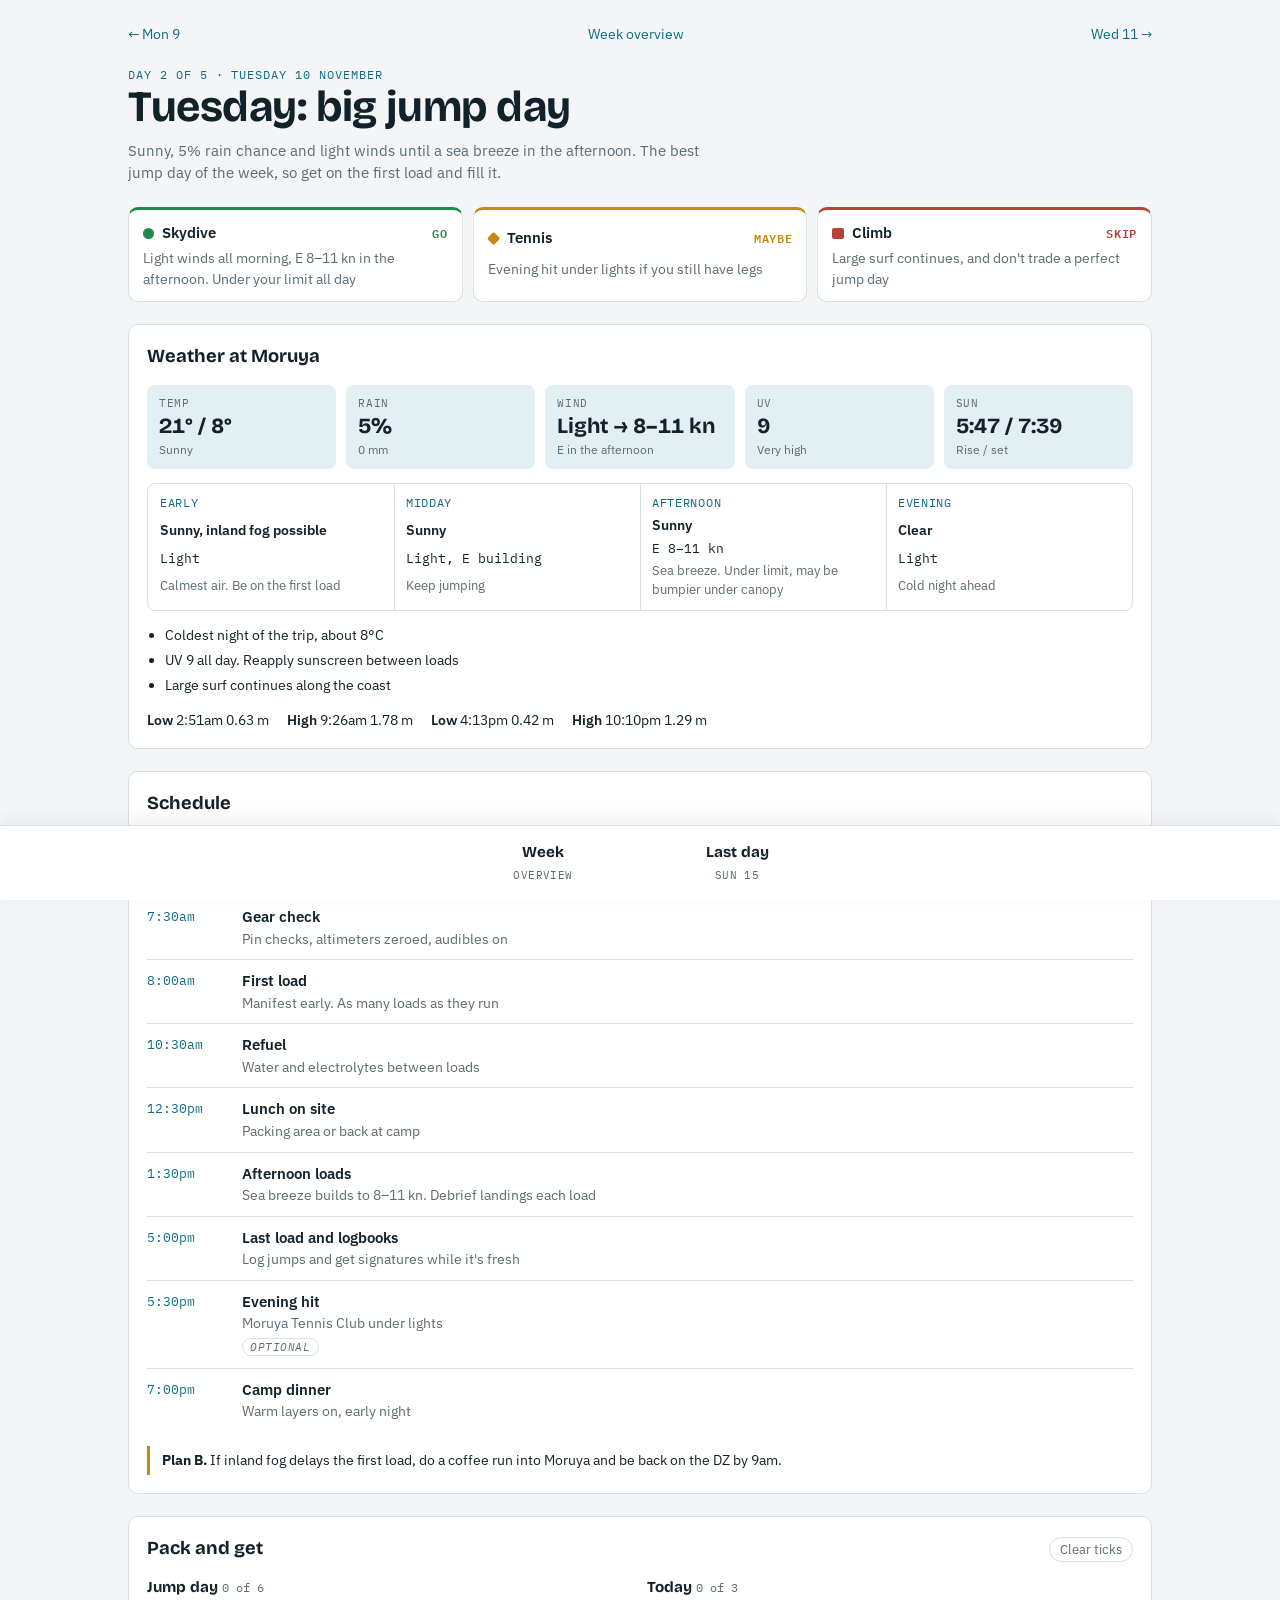
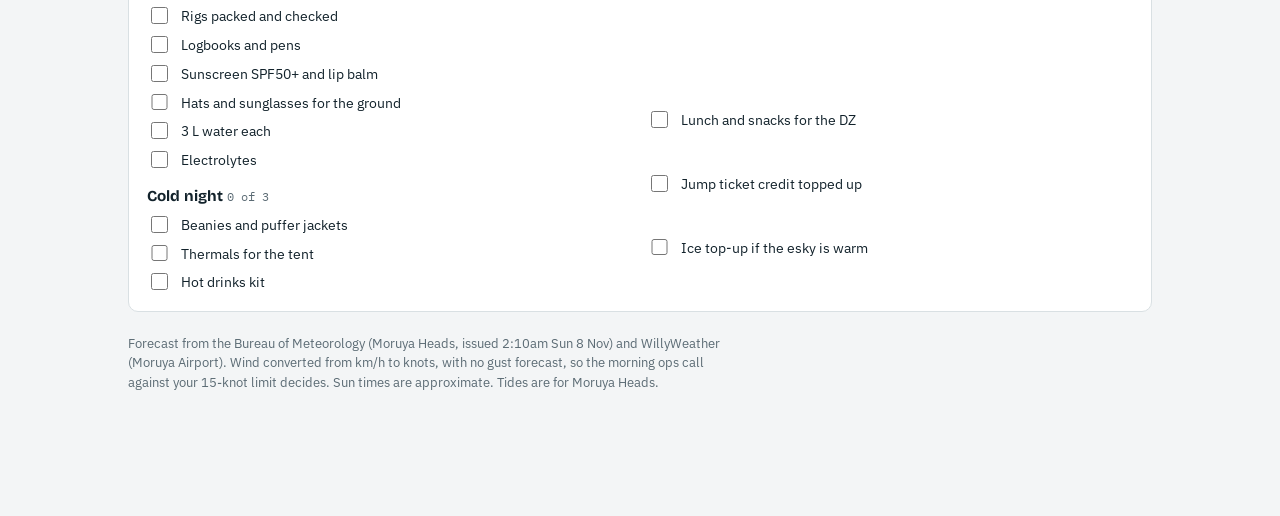
<file: tuesday.html>
<!doctype html>
<html lang="en-AU">
<head>
<meta charset="utf-8">
<meta name="viewport" content="width=device-width, initial-scale=1, viewport-fit=cover">
<title>Moruya Tuesday 10 Nov</title>
<link rel="preconnect" href="https://fonts.googleapis.com">
<link rel="stylesheet" href="https://fonts.googleapis.com/css2?family=Bricolage+Grotesque:opsz,wght@12..96,500;12..96,700&family=IBM+Plex+Sans:wght@400;500;600&family=IBM+Plex+Mono:wght@400;500&display=swap">
<style>
/* Layout: day header with a call strip, weather block with a four-part day band, then schedule, then two-column kit and to-buy lists */
:root {
  --bg: #f3f5f6; --panel: #ffffff; --ink: #12222b; --muted: #5b6b74; --line: #d9e0e3;
  --sea: #0f6b85; --sea-soft: #e2f0f4; --go: #1f8a4c; --maybe: #c58a12; --no: #b6423a;
  --display: "Bricolage Grotesque", "Segoe UI", system-ui, sans-serif;
  --body: "IBM Plex Sans", "Segoe UI", system-ui, sans-serif;
  --mono: "IBM Plex Mono", ui-monospace, Menlo, monospace; --r: 10px;
}
@media (prefers-color-scheme: dark) { :root:not([data-theme="light"]) {
  --bg: #0d171c; --panel: #14222a; --ink: #e6eef1; --muted: #93a6ae; --line: #24363f;
  --sea: #5bbad4; --sea-soft: #173540; --go: #4cc47e; --maybe: #e2ad3b; --no: #e57369; color-scheme: dark; } }
:root[data-theme="dark"] {
  --bg: #0d171c; --panel: #14222a; --ink: #e6eef1; --muted: #93a6ae; --line: #24363f;
  --sea: #5bbad4; --sea-soft: #173540; --go: #4cc47e; --maybe: #e2ad3b; --no: #e57369; color-scheme: dark; }
body { background: var(--bg); color: var(--ink); font-family: var(--body); font-size: 15px; line-height: 1.5; }
.wrap { max-width: 64rem; margin-inline: auto; padding-block: 24px 48px; padding-left: max(16px, env(safe-area-inset-left, 0px)); padding-right: max(16px, env(safe-area-inset-right, 0px)); display: grid; gap: 22px; }
h1, h2, h3 { font-family: var(--display); margin: 0; text-wrap: balance; }
h1 { font-size: clamp(1.9rem, 5vw, 2.7rem); font-weight: 700; letter-spacing: -0.01em; line-height: 1.1; }
h2 { font-size: 1.15rem; font-weight: 700; }
h3 { font-size: 0.95rem; font-weight: 700; }
a { color: var(--sea); text-underline-offset: 2px; }
.top { display: flex; justify-content: space-between; gap: 8px 16px; flex-wrap: wrap; font-size: 0.85rem; }
.top a { text-decoration: none; }
.top a:hover { text-decoration: underline; }
.eyebrow { font-family: var(--mono); font-size: 0.75rem; letter-spacing: 0.08em; text-transform: uppercase; color: var(--sea); }
.lede { margin: 8px 0 0; color: var(--muted); max-width: 65ch; }
.calls { display: grid; grid-template-columns: repeat(3, minmax(0, 1fr)); gap: 10px; }
@media (max-width: 560px) { .calls { grid-template-columns: 1fr; } }
.call { background: var(--panel); border: 1px solid var(--line); border-radius: var(--r); padding: 12px 14px; display: grid; gap: 4px; min-width: 0; }
.call-h { display: flex; align-items: center; gap: 8px; font-weight: 600; }
.call-v { font-family: var(--mono); font-size: 0.72rem; letter-spacing: 0.06em; text-transform: uppercase; margin-left: auto; }
.go .call-v { color: var(--go); } .maybe .call-v { color: var(--maybe); } .no .call-v { color: var(--no); }
.call p { margin: 0; font-size: 0.85rem; color: var(--muted); }
.call.go { border-top: 3px solid var(--go); } .call.maybe { border-top: 3px solid var(--maybe); } .call.no { border-top: 3px solid var(--no); }
.dot { width: 0.7rem; height: 0.7rem; border-radius: 50%; flex: none; display: inline-block; }
.go .dot { background: var(--go); }
.maybe .dot { background: var(--maybe); border-radius: 2px; transform: rotate(45deg) scale(0.85); }
.no .dot { background: var(--no); border-radius: 2px; }
.panel { background: var(--panel); border: 1px solid var(--line); border-radius: var(--r); padding: 18px; display: grid; gap: 14px; min-width: 0; }
.stats { display: grid; grid-template-columns: repeat(auto-fit, minmax(7.2rem, 1fr)); gap: 10px; }
.stat { background: var(--sea-soft); border-radius: 8px; padding: 10px 12px; display: grid; gap: 2px; min-width: 0; }
.stat span { font-family: var(--mono); font-size: 0.7rem; letter-spacing: 0.06em; text-transform: uppercase; color: var(--muted); }
.stat b { font-family: var(--display); font-size: 1.35rem; font-weight: 700; line-height: 1.15; font-variant-numeric: tabular-nums; }
.stat small { font-size: 0.78rem; color: var(--muted); }
.band { display: grid; grid-template-columns: repeat(4, minmax(0, 1fr)); gap: 0; border: 1px solid var(--line); border-radius: 8px; overflow: hidden; }
@media (max-width: 640px) { .band { grid-template-columns: repeat(2, minmax(0, 1fr)); } }
.slot { padding: 10px 12px; display: grid; gap: 3px; border-right: 1px solid var(--line); border-bottom: 1px solid var(--line); min-width: 0; margin: 0 -1px -1px 0; }
.slot .when { font-family: var(--mono); font-size: 0.72rem; letter-spacing: 0.06em; text-transform: uppercase; color: var(--sea); }
.slot .sky { font-weight: 600; font-size: 0.9rem; }
.slot .wind { font-family: var(--mono); font-size: 0.8rem; font-variant-numeric: tabular-nums; }
.slot.over .wind { color: var(--no); font-weight: 500; }
.slot p { margin: 0; font-size: 0.8rem; color: var(--muted); }
.notes { margin: 0; padding-left: 1.1rem; display: grid; gap: 4px; font-size: 0.88rem; }
.tides { display: flex; flex-wrap: wrap; gap: 6px 18px; font-size: 0.85rem; font-variant-numeric: tabular-nums; }
.tides b { font-weight: 600; }
.sched { list-style: none; margin: 0; padding: 0; display: grid; }
.sched li { display: grid; grid-template-columns: 5.2rem minmax(0, 1fr); gap: 12px; padding-block: 10px; border-top: 1px solid var(--line); }
.sched li:first-child { border-top: 0; }
.sched time { font-family: var(--mono); font-size: 0.82rem; color: var(--sea); font-variant-numeric: tabular-nums; padding-top: 1px; }
.sched strong { display: block; font-weight: 600; }
.sched span { display: block; font-size: 0.86rem; color: var(--muted); }
.sched .tag { display: inline-block; font-family: var(--mono); font-size: 0.68rem; letter-spacing: 0.05em; text-transform: uppercase; border: 1px solid var(--line); border-radius: 999px; padding: 0 7px; margin-top: 4px; color: var(--muted); }
.two { display: grid; gap: 14px; grid-template-columns: repeat(auto-fit, minmax(min(100%, 20rem), 1fr)); }
.group { display: grid; gap: 6px; }
.checks { list-style: none; margin: 0; padding: 0; display: grid; gap: 7px; }
.checks label { display: grid; grid-template-columns: auto minmax(0, 1fr); gap: 10px; align-items: start; font-size: 0.9rem; cursor: pointer; }
.checks input { width: 1.05rem; height: 1.05rem; margin-top: 2px; accent-color: var(--sea); }
.checks input:checked + span { color: var(--muted); text-decoration: line-through; }
.count { font-family: var(--mono); font-size: 0.75rem; color: var(--muted); font-weight: 400; }
.ph { display: flex; justify-content: space-between; align-items: baseline; gap: 8px; flex-wrap: wrap; }
.reset { font: inherit; font-size: 0.8rem; color: var(--muted); background: none; border: 1px solid var(--line); border-radius: 999px; padding: 2px 10px; cursor: pointer; }
.reset:hover { color: var(--ink); border-color: var(--muted); }
.reset:focus-visible, .checks input:focus-visible, a:focus-visible { outline: 2px solid var(--sea); outline-offset: 2px; }
.plan-b { margin: 0; font-size: 0.88rem; border-left: 3px solid var(--maybe); padding: 4px 0 4px 12px; }
.foot { font-size: 0.8rem; color: var(--muted); margin: 0; max-width: 75ch; }
</style>
<style>body{margin:0}</style>
<link rel="manifest" href="manifest.webmanifest">
<meta name="theme-color" content="#0f6b85">
<meta name="apple-mobile-web-app-capable" content="yes">
<meta name="apple-mobile-web-app-title" content="Moruya">
<meta name="apple-mobile-web-app-status-bar-style" content="default">
<link rel="apple-touch-icon" href="apple-touch-icon.png">
<link rel="stylesheet" href="app.css">
</head>
<body data-day="tue">
<div class="wrap">
  <nav class="top" aria-label="Trip days"><span><a href="monday.html">← Mon 9</a></span><span><a href="index.html">Week overview</a></span><span><a href="wednesday.html">Wed 11 →</a></span></nav>
  <header>
    <div class="eyebrow">Day 2 of 5 · Tuesday 10 November</div>
    <h1>Tuesday: big jump day</h1>
    <p class="lede">Sunny, 5% rain chance and light winds until a sea breeze in the afternoon. The best jump day of the week, so get on the first load and fill it.</p>
  </header>
  <section class="calls" aria-label="Activity calls"><div class="call go"><div class="call-h"><span class="dot"></span>Skydive<span class="call-v">Go</span></div><p>Light winds all morning, E 8–11 kn in the afternoon. Under your limit all day</p></div>
<div class="call maybe"><div class="call-h"><span class="dot"></span>Tennis<span class="call-v">Maybe</span></div><p>Evening hit under lights if you still have legs</p></div>
<div class="call no"><div class="call-h"><span class="dot"></span>Climb<span class="call-v">Skip</span></div><p>Large surf continues, and don&#x27;t trade a perfect jump day</p></div></section>
  <section class="panel" aria-labelledby="wx-h">
    <h2 id="wx-h">Weather at Moruya</h2>
    <div class="stats"><div class="stat"><span>Temp</span><b>21° / 8°</b><small>Sunny</small></div><div class="stat"><span>Rain</span><b>5%</b><small>0 mm</small></div><div class="stat"><span>Wind</span><b>Light → 8–11 kn</b><small>E in the afternoon</small></div><div class="stat"><span>UV</span><b>9</b><small>Very high</small></div><div class="stat"><span>Sun</span><b>5:47 / 7:39</b><small>Rise / set</small></div></div>
    <div class="band"><div class="slot"><span class="when">Early</span><span class="sky">Sunny, inland fog possible</span><span class="wind">Light</span><p>Calmest air. Be on the first load</p></div><div class="slot"><span class="when">Midday</span><span class="sky">Sunny</span><span class="wind">Light, E building</span><p>Keep jumping</p></div><div class="slot"><span class="when">Afternoon</span><span class="sky">Sunny</span><span class="wind">E 8–11 kn</span><p>Sea breeze. Under limit, may be bumpier under canopy</p></div><div class="slot"><span class="when">Evening</span><span class="sky">Clear</span><span class="wind">Light</span><p>Cold night ahead</p></div></div>
    <ul class="notes"><li>Coldest night of the trip, about 8°C</li><li>UV 9 all day. Reapply sunscreen between loads</li><li>Large surf continues along the coast</li></ul>
    <div class="tides" aria-label="Tides at Moruya Heads"><span><b>Low</b> 2:51am 0.63 m</span><span><b>High</b> 9:26am 1.78 m</span><span><b>Low</b> 4:13pm 0.42 m</span><span><b>High</b> 10:10pm 1.29 m</span></div>
  </section>
  <section class="panel" aria-labelledby="sc-h">
    <h2 id="sc-h">Schedule</h2>
    <ol class="sched"><li><time>6:30am</time><div><strong>Up and coffee</strong><span>Check the ops update and wind</span></div></li><li><time>7:30am</time><div><strong>Gear check</strong><span>Pin checks, altimeters zeroed, audibles on</span></div></li><li><time>8:00am</time><div><strong>First load</strong><span>Manifest early. As many loads as they run</span></div></li><li><time>10:30am</time><div><strong>Refuel</strong><span>Water and electrolytes between loads</span></div></li><li><time>12:30pm</time><div><strong>Lunch on site</strong><span>Packing area or back at camp</span></div></li><li><time>1:30pm</time><div><strong>Afternoon loads</strong><span>Sea breeze builds to 8–11 kn. Debrief landings each load</span></div></li><li><time>5:00pm</time><div><strong>Last load and logbooks</strong><span>Log jumps and get signatures while it&#x27;s fresh</span></div></li><li><time>5:30pm</time><div><strong>Evening hit</strong><span>Moruya Tennis Club under lights</span><em class=tag>Optional</em></div></li><li><time>7:00pm</time><div><strong>Camp dinner</strong><span>Warm layers on, early night</span></div></li></ol>
    <p class="plan-b"><b>Plan B.</b> If inland fog delays the first load, do a coffee run into Moruya and be back on the DZ by 9am.</p>
  </section>
  <section class="panel" aria-labelledby="pk-h">
    <div class="ph"><h2 id="pk-h">Pack and get</h2><button type="button" class="reset" id="reset">Clear ticks</button></div>
    <div class="two">
      <div class="group" style="gap:14px"><div class="group"><h3>Jump day <span class="count" data-count="p0"></span></h3><ul class="checks" id="p0"><li><label><input type="checkbox" id="p0-0"><span>Rigs packed and checked</span></label></li><li><label><input type="checkbox" id="p0-1"><span>Logbooks and pens</span></label></li><li><label><input type="checkbox" id="p0-2"><span>Sunscreen SPF50+ and lip balm</span></label></li><li><label><input type="checkbox" id="p0-3"><span>Hats and sunglasses for the ground</span></label></li><li><label><input type="checkbox" id="p0-4"><span>3 L water each</span></label></li><li><label><input type="checkbox" id="p0-5"><span>Electrolytes</span></label></li></ul></div>
<div class="group"><h3>Cold night <span class="count" data-count="p1"></span></h3><ul class="checks" id="p1"><li><label><input type="checkbox" id="p1-0"><span>Beanies and puffer jackets</span></label></li><li><label><input type="checkbox" id="p1-1"><span>Thermals for the tent</span></label></li><li><label><input type="checkbox" id="p1-2"><span>Hot drinks kit</span></label></li></ul></div></div>
      <div class="group" style="gap:14px"><div class="group"><h3>Today <span class="count" data-count="g0"></span></h3><ul class="checks" id="g0"><li><label><input type="checkbox" id="g0-0"><span>Lunch and snacks for the DZ</span></label></li><li><label><input type="checkbox" id="g0-1"><span>Jump ticket credit topped up</span></label></li><li><label><input type="checkbox" id="g0-2"><span>Ice top-up if the esky is warm</span></label></li></ul></div></div>
    </div>
  </section>
  <p class="foot">Forecast from the Bureau of Meteorology (Moruya Heads, issued 2:10am Sun 8 Nov) and WillyWeather (Moruya Airport). Wind converted from km/h to knots, with no gust forecast, so the morning ops call against your 15-knot limit decides. Sun times are approximate. Tides are for Moruya Heads.</p>
</div>
<script>
(function () {
  var KEY = "moruya-day-tue";
  var saved = {};
  try { saved = JSON.parse(localStorage.getItem(KEY) || "{}") || {}; } catch (e) { saved = {}; }
  var boxes = Array.prototype.slice.call(document.querySelectorAll('.checks input'));
  function counts() {
    document.querySelectorAll('[data-count]').forEach(function (el) {
      var list = document.getElementById(el.getAttribute('data-count'));
      var all = list.querySelectorAll('input'), done = list.querySelectorAll('input:checked');
      el.textContent = done.length + ' of ' + all.length;
    });
  }
  function store() { try { localStorage.setItem(KEY, JSON.stringify(saved)); } catch (e) {} }
  boxes.forEach(function (b) {
    if (saved[b.id]) b.checked = true;
    b.addEventListener('change', function () { saved[b.id] = b.checked; store(); counts(); });
  });
  var r = document.getElementById('reset');
  if (r) r.addEventListener('click', function () { boxes.forEach(function (b) { b.checked = false; }); saved = {}; store(); counts(); });
  counts();
})();
</script>

<script src="app.js"></script>
</body>
</html>
</file>
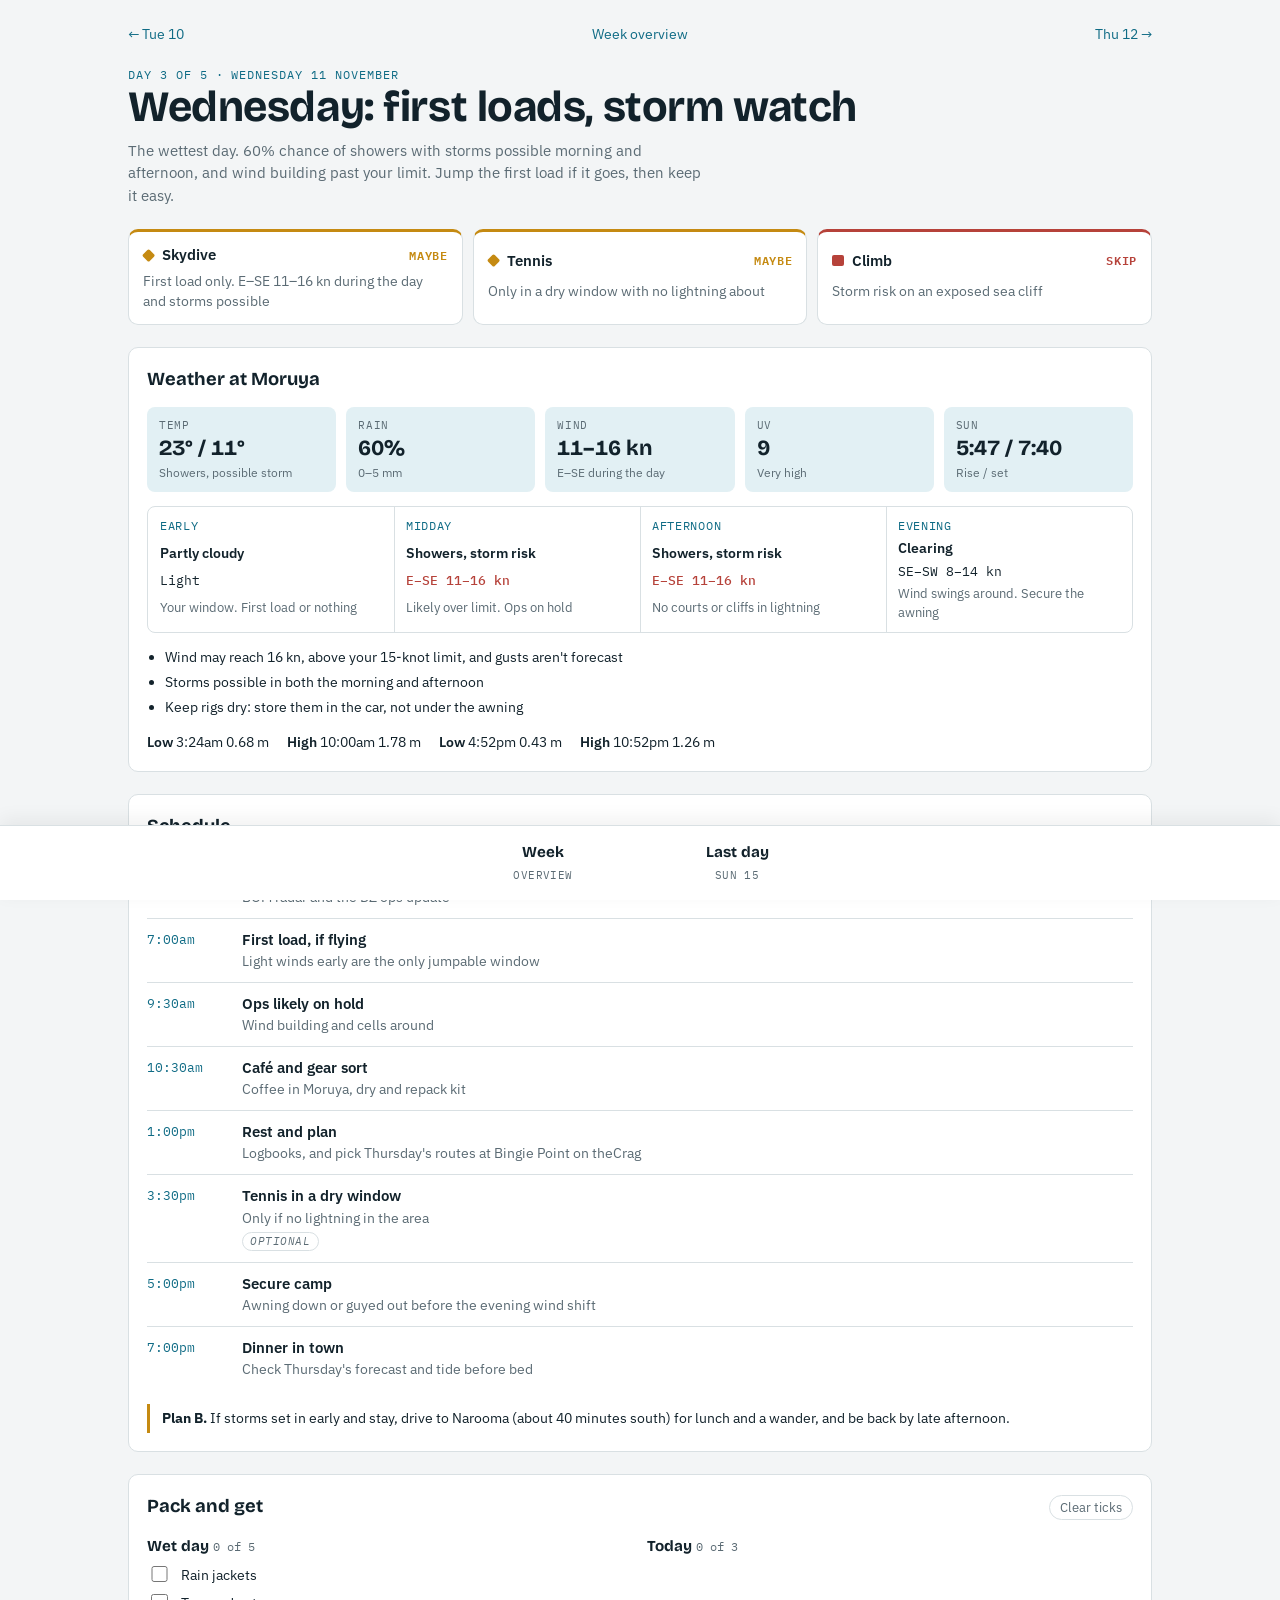
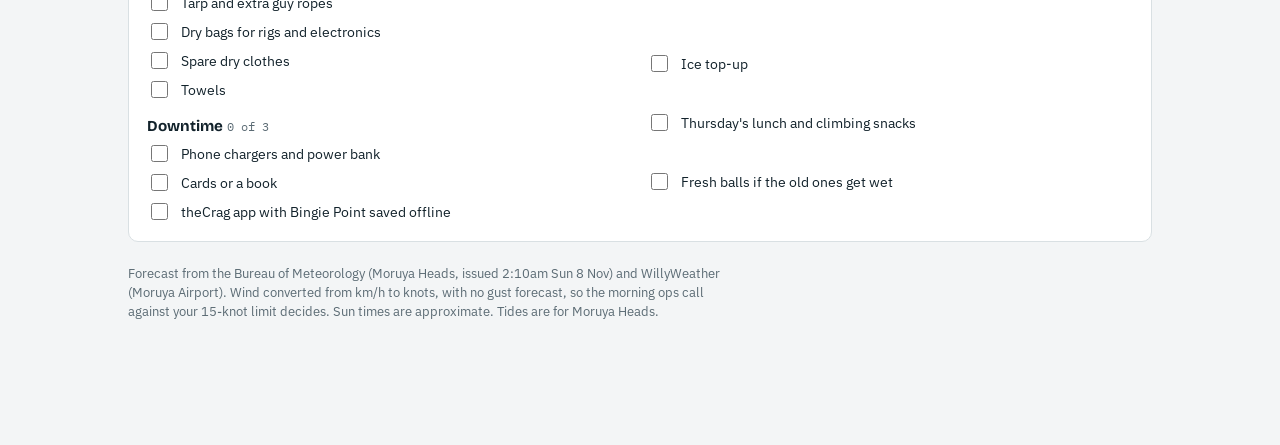
<file: wednesday.html>
<!doctype html>
<html lang="en-AU">
<head>
<meta charset="utf-8">
<meta name="viewport" content="width=device-width, initial-scale=1, viewport-fit=cover">
<title>Moruya Wednesday 11 Nov</title>
<link rel="preconnect" href="https://fonts.googleapis.com">
<link rel="stylesheet" href="https://fonts.googleapis.com/css2?family=Bricolage+Grotesque:opsz,wght@12..96,500;12..96,700&family=IBM+Plex+Sans:wght@400;500;600&family=IBM+Plex+Mono:wght@400;500&display=swap">
<style>
/* Layout: day header with a call strip, weather block with a four-part day band, then schedule, then two-column kit and to-buy lists */
:root {
  --bg: #f3f5f6; --panel: #ffffff; --ink: #12222b; --muted: #5b6b74; --line: #d9e0e3;
  --sea: #0f6b85; --sea-soft: #e2f0f4; --go: #1f8a4c; --maybe: #c58a12; --no: #b6423a;
  --display: "Bricolage Grotesque", "Segoe UI", system-ui, sans-serif;
  --body: "IBM Plex Sans", "Segoe UI", system-ui, sans-serif;
  --mono: "IBM Plex Mono", ui-monospace, Menlo, monospace; --r: 10px;
}
@media (prefers-color-scheme: dark) { :root:not([data-theme="light"]) {
  --bg: #0d171c; --panel: #14222a; --ink: #e6eef1; --muted: #93a6ae; --line: #24363f;
  --sea: #5bbad4; --sea-soft: #173540; --go: #4cc47e; --maybe: #e2ad3b; --no: #e57369; color-scheme: dark; } }
:root[data-theme="dark"] {
  --bg: #0d171c; --panel: #14222a; --ink: #e6eef1; --muted: #93a6ae; --line: #24363f;
  --sea: #5bbad4; --sea-soft: #173540; --go: #4cc47e; --maybe: #e2ad3b; --no: #e57369; color-scheme: dark; }
body { background: var(--bg); color: var(--ink); font-family: var(--body); font-size: 15px; line-height: 1.5; }
.wrap { max-width: 64rem; margin-inline: auto; padding-block: 24px 48px; padding-left: max(16px, env(safe-area-inset-left, 0px)); padding-right: max(16px, env(safe-area-inset-right, 0px)); display: grid; gap: 22px; }
h1, h2, h3 { font-family: var(--display); margin: 0; text-wrap: balance; }
h1 { font-size: clamp(1.9rem, 5vw, 2.7rem); font-weight: 700; letter-spacing: -0.01em; line-height: 1.1; }
h2 { font-size: 1.15rem; font-weight: 700; }
h3 { font-size: 0.95rem; font-weight: 700; }
a { color: var(--sea); text-underline-offset: 2px; }
.top { display: flex; justify-content: space-between; gap: 8px 16px; flex-wrap: wrap; font-size: 0.85rem; }
.top a { text-decoration: none; }
.top a:hover { text-decoration: underline; }
.eyebrow { font-family: var(--mono); font-size: 0.75rem; letter-spacing: 0.08em; text-transform: uppercase; color: var(--sea); }
.lede { margin: 8px 0 0; color: var(--muted); max-width: 65ch; }
.calls { display: grid; grid-template-columns: repeat(3, minmax(0, 1fr)); gap: 10px; }
@media (max-width: 560px) { .calls { grid-template-columns: 1fr; } }
.call { background: var(--panel); border: 1px solid var(--line); border-radius: var(--r); padding: 12px 14px; display: grid; gap: 4px; min-width: 0; }
.call-h { display: flex; align-items: center; gap: 8px; font-weight: 600; }
.call-v { font-family: var(--mono); font-size: 0.72rem; letter-spacing: 0.06em; text-transform: uppercase; margin-left: auto; }
.go .call-v { color: var(--go); } .maybe .call-v { color: var(--maybe); } .no .call-v { color: var(--no); }
.call p { margin: 0; font-size: 0.85rem; color: var(--muted); }
.call.go { border-top: 3px solid var(--go); } .call.maybe { border-top: 3px solid var(--maybe); } .call.no { border-top: 3px solid var(--no); }
.dot { width: 0.7rem; height: 0.7rem; border-radius: 50%; flex: none; display: inline-block; }
.go .dot { background: var(--go); }
.maybe .dot { background: var(--maybe); border-radius: 2px; transform: rotate(45deg) scale(0.85); }
.no .dot { background: var(--no); border-radius: 2px; }
.panel { background: var(--panel); border: 1px solid var(--line); border-radius: var(--r); padding: 18px; display: grid; gap: 14px; min-width: 0; }
.stats { display: grid; grid-template-columns: repeat(auto-fit, minmax(7.2rem, 1fr)); gap: 10px; }
.stat { background: var(--sea-soft); border-radius: 8px; padding: 10px 12px; display: grid; gap: 2px; min-width: 0; }
.stat span { font-family: var(--mono); font-size: 0.7rem; letter-spacing: 0.06em; text-transform: uppercase; color: var(--muted); }
.stat b { font-family: var(--display); font-size: 1.35rem; font-weight: 700; line-height: 1.15; font-variant-numeric: tabular-nums; }
.stat small { font-size: 0.78rem; color: var(--muted); }
.band { display: grid; grid-template-columns: repeat(4, minmax(0, 1fr)); gap: 0; border: 1px solid var(--line); border-radius: 8px; overflow: hidden; }
@media (max-width: 640px) { .band { grid-template-columns: repeat(2, minmax(0, 1fr)); } }
.slot { padding: 10px 12px; display: grid; gap: 3px; border-right: 1px solid var(--line); border-bottom: 1px solid var(--line); min-width: 0; margin: 0 -1px -1px 0; }
.slot .when { font-family: var(--mono); font-size: 0.72rem; letter-spacing: 0.06em; text-transform: uppercase; color: var(--sea); }
.slot .sky { font-weight: 600; font-size: 0.9rem; }
.slot .wind { font-family: var(--mono); font-size: 0.8rem; font-variant-numeric: tabular-nums; }
.slot.over .wind { color: var(--no); font-weight: 500; }
.slot p { margin: 0; font-size: 0.8rem; color: var(--muted); }
.notes { margin: 0; padding-left: 1.1rem; display: grid; gap: 4px; font-size: 0.88rem; }
.tides { display: flex; flex-wrap: wrap; gap: 6px 18px; font-size: 0.85rem; font-variant-numeric: tabular-nums; }
.tides b { font-weight: 600; }
.sched { list-style: none; margin: 0; padding: 0; display: grid; }
.sched li { display: grid; grid-template-columns: 5.2rem minmax(0, 1fr); gap: 12px; padding-block: 10px; border-top: 1px solid var(--line); }
.sched li:first-child { border-top: 0; }
.sched time { font-family: var(--mono); font-size: 0.82rem; color: var(--sea); font-variant-numeric: tabular-nums; padding-top: 1px; }
.sched strong { display: block; font-weight: 600; }
.sched span { display: block; font-size: 0.86rem; color: var(--muted); }
.sched .tag { display: inline-block; font-family: var(--mono); font-size: 0.68rem; letter-spacing: 0.05em; text-transform: uppercase; border: 1px solid var(--line); border-radius: 999px; padding: 0 7px; margin-top: 4px; color: var(--muted); }
.two { display: grid; gap: 14px; grid-template-columns: repeat(auto-fit, minmax(min(100%, 20rem), 1fr)); }
.group { display: grid; gap: 6px; }
.checks { list-style: none; margin: 0; padding: 0; display: grid; gap: 7px; }
.checks label { display: grid; grid-template-columns: auto minmax(0, 1fr); gap: 10px; align-items: start; font-size: 0.9rem; cursor: pointer; }
.checks input { width: 1.05rem; height: 1.05rem; margin-top: 2px; accent-color: var(--sea); }
.checks input:checked + span { color: var(--muted); text-decoration: line-through; }
.count { font-family: var(--mono); font-size: 0.75rem; color: var(--muted); font-weight: 400; }
.ph { display: flex; justify-content: space-between; align-items: baseline; gap: 8px; flex-wrap: wrap; }
.reset { font: inherit; font-size: 0.8rem; color: var(--muted); background: none; border: 1px solid var(--line); border-radius: 999px; padding: 2px 10px; cursor: pointer; }
.reset:hover { color: var(--ink); border-color: var(--muted); }
.reset:focus-visible, .checks input:focus-visible, a:focus-visible { outline: 2px solid var(--sea); outline-offset: 2px; }
.plan-b { margin: 0; font-size: 0.88rem; border-left: 3px solid var(--maybe); padding: 4px 0 4px 12px; }
.foot { font-size: 0.8rem; color: var(--muted); margin: 0; max-width: 75ch; }
</style>
<style>body{margin:0}</style>
<link rel="manifest" href="manifest.webmanifest">
<meta name="theme-color" content="#0f6b85">
<meta name="apple-mobile-web-app-capable" content="yes">
<meta name="apple-mobile-web-app-title" content="Moruya">
<meta name="apple-mobile-web-app-status-bar-style" content="default">
<link rel="apple-touch-icon" href="apple-touch-icon.png">
<link rel="stylesheet" href="app.css">
</head>
<body data-day="wed">
<div class="wrap">
  <nav class="top" aria-label="Trip days"><span><a href="tuesday.html">← Tue 10</a></span><span><a href="index.html">Week overview</a></span><span><a href="thursday.html">Thu 12 →</a></span></nav>
  <header>
    <div class="eyebrow">Day 3 of 5 · Wednesday 11 November</div>
    <h1>Wednesday: first loads, storm watch</h1>
    <p class="lede">The wettest day. 60% chance of showers with storms possible morning and afternoon, and wind building past your limit. Jump the first load if it goes, then keep it easy.</p>
  </header>
  <section class="calls" aria-label="Activity calls"><div class="call maybe"><div class="call-h"><span class="dot"></span>Skydive<span class="call-v">Maybe</span></div><p>First load only. E–SE 11–16 kn during the day and storms possible</p></div>
<div class="call maybe"><div class="call-h"><span class="dot"></span>Tennis<span class="call-v">Maybe</span></div><p>Only in a dry window with no lightning about</p></div>
<div class="call no"><div class="call-h"><span class="dot"></span>Climb<span class="call-v">Skip</span></div><p>Storm risk on an exposed sea cliff</p></div></section>
  <section class="panel" aria-labelledby="wx-h">
    <h2 id="wx-h">Weather at Moruya</h2>
    <div class="stats"><div class="stat"><span>Temp</span><b>23° / 11°</b><small>Showers, possible storm</small></div><div class="stat"><span>Rain</span><b>60%</b><small>0–5 mm</small></div><div class="stat"><span>Wind</span><b>11–16 kn</b><small>E–SE during the day</small></div><div class="stat"><span>UV</span><b>9</b><small>Very high</small></div><div class="stat"><span>Sun</span><b>5:47 / 7:40</b><small>Rise / set</small></div></div>
    <div class="band"><div class="slot"><span class="when">Early</span><span class="sky">Partly cloudy</span><span class="wind">Light</span><p>Your window. First load or nothing</p></div><div class="slot over"><span class="when">Midday</span><span class="sky">Showers, storm risk</span><span class="wind">E–SE 11–16 kn</span><p>Likely over limit. Ops on hold</p></div><div class="slot over"><span class="when">Afternoon</span><span class="sky">Showers, storm risk</span><span class="wind">E–SE 11–16 kn</span><p>No courts or cliffs in lightning</p></div><div class="slot"><span class="when">Evening</span><span class="sky">Clearing</span><span class="wind">SE–SW 8–14 kn</span><p>Wind swings around. Secure the awning</p></div></div>
    <ul class="notes"><li>Wind may reach 16 kn, above your 15-knot limit, and gusts aren&#x27;t forecast</li><li>Storms possible in both the morning and afternoon</li><li>Keep rigs dry: store them in the car, not under the awning</li></ul>
    <div class="tides" aria-label="Tides at Moruya Heads"><span><b>Low</b> 3:24am 0.68 m</span><span><b>High</b> 10:00am 1.78 m</span><span><b>Low</b> 4:52pm 0.43 m</span><span><b>High</b> 10:52pm 1.26 m</span></div>
  </section>
  <section class="panel" aria-labelledby="sc-h">
    <h2 id="sc-h">Schedule</h2>
    <ol class="sched"><li><time>6:00am</time><div><strong>Up and radar check</strong><span>BOM radar and the DZ ops update</span></div></li><li><time>7:00am</time><div><strong>First load, if flying</strong><span>Light winds early are the only jumpable window</span></div></li><li><time>9:30am</time><div><strong>Ops likely on hold</strong><span>Wind building and cells around</span></div></li><li><time>10:30am</time><div><strong>Café and gear sort</strong><span>Coffee in Moruya, dry and repack kit</span></div></li><li><time>1:00pm</time><div><strong>Rest and plan</strong><span>Logbooks, and pick Thursday&#x27;s routes at Bingie Point on theCrag</span></div></li><li><time>3:30pm</time><div><strong>Tennis in a dry window</strong><span>Only if no lightning in the area</span><em class=tag>Optional</em></div></li><li><time>5:00pm</time><div><strong>Secure camp</strong><span>Awning down or guyed out before the evening wind shift</span></div></li><li><time>7:00pm</time><div><strong>Dinner in town</strong><span>Check Thursday&#x27;s forecast and tide before bed</span></div></li></ol>
    <p class="plan-b"><b>Plan B.</b> If storms set in early and stay, drive to Narooma (about 40 minutes south) for lunch and a wander, and be back by late afternoon.</p>
  </section>
  <section class="panel" aria-labelledby="pk-h">
    <div class="ph"><h2 id="pk-h">Pack and get</h2><button type="button" class="reset" id="reset">Clear ticks</button></div>
    <div class="two">
      <div class="group" style="gap:14px"><div class="group"><h3>Wet day <span class="count" data-count="p0"></span></h3><ul class="checks" id="p0"><li><label><input type="checkbox" id="p0-0"><span>Rain jackets</span></label></li><li><label><input type="checkbox" id="p0-1"><span>Tarp and extra guy ropes</span></label></li><li><label><input type="checkbox" id="p0-2"><span>Dry bags for rigs and electronics</span></label></li><li><label><input type="checkbox" id="p0-3"><span>Spare dry clothes</span></label></li><li><label><input type="checkbox" id="p0-4"><span>Towels</span></label></li></ul></div>
<div class="group"><h3>Downtime <span class="count" data-count="p1"></span></h3><ul class="checks" id="p1"><li><label><input type="checkbox" id="p1-0"><span>Phone chargers and power bank</span></label></li><li><label><input type="checkbox" id="p1-1"><span>Cards or a book</span></label></li><li><label><input type="checkbox" id="p1-2"><span>theCrag app with Bingie Point saved offline</span></label></li></ul></div></div>
      <div class="group" style="gap:14px"><div class="group"><h3>Today <span class="count" data-count="g0"></span></h3><ul class="checks" id="g0"><li><label><input type="checkbox" id="g0-0"><span>Ice top-up</span></label></li><li><label><input type="checkbox" id="g0-1"><span>Thursday&#x27;s lunch and climbing snacks</span></label></li><li><label><input type="checkbox" id="g0-2"><span>Fresh balls if the old ones get wet</span></label></li></ul></div></div>
    </div>
  </section>
  <p class="foot">Forecast from the Bureau of Meteorology (Moruya Heads, issued 2:10am Sun 8 Nov) and WillyWeather (Moruya Airport). Wind converted from km/h to knots, with no gust forecast, so the morning ops call against your 15-knot limit decides. Sun times are approximate. Tides are for Moruya Heads.</p>
</div>
<script>
(function () {
  var KEY = "moruya-day-wed";
  var saved = {};
  try { saved = JSON.parse(localStorage.getItem(KEY) || "{}") || {}; } catch (e) { saved = {}; }
  var boxes = Array.prototype.slice.call(document.querySelectorAll('.checks input'));
  function counts() {
    document.querySelectorAll('[data-count]').forEach(function (el) {
      var list = document.getElementById(el.getAttribute('data-count'));
      var all = list.querySelectorAll('input'), done = list.querySelectorAll('input:checked');
      el.textContent = done.length + ' of ' + all.length;
    });
  }
  function store() { try { localStorage.setItem(KEY, JSON.stringify(saved)); } catch (e) {} }
  boxes.forEach(function (b) {
    if (saved[b.id]) b.checked = true;
    b.addEventListener('change', function () { saved[b.id] = b.checked; store(); counts(); });
  });
  var r = document.getElementById('reset');
  if (r) r.addEventListener('click', function () { boxes.forEach(function (b) { b.checked = false; }); saved = {}; store(); counts(); });
  counts();
})();
</script>

<script src="app.js"></script>
</body>
</html>
</file>
<file: app.css>
body { padding-bottom: calc(76px + env(safe-area-inset-bottom, 0px)); }
.app-bar { position: fixed; left: 0; right: 0; bottom: 0; z-index: 20; display: flex; justify-content: center; gap: 6px;
  padding: 8px max(12px, env(safe-area-inset-right, 0px)) calc(8px + env(safe-area-inset-bottom, 0px)) max(12px, env(safe-area-inset-left, 0px));
  background: var(--panel); border-top: 1px solid var(--line); box-shadow: 0 -6px 18px rgba(0,0,0,.06); }
.app-bar a { flex: 1 1 0; max-width: 11rem; display: grid; justify-items: center; gap: 1px; padding: 7px 6px; border-radius: 12px;
  text-decoration: none; color: var(--muted); min-height: 44px; }
.app-bar a b { font-family: var(--display); font-size: 0.95rem; font-weight: 700; color: var(--ink); }
.app-bar a span { font-family: var(--mono); font-size: 0.7rem; letter-spacing: 0.04em; text-transform: uppercase; }
.app-bar a.on { background: var(--sea-soft); }
.app-bar a.on b, .app-bar a.on span { color: var(--sea); }
.app-bar a:focus-visible { outline: 2px solid var(--sea); outline-offset: 2px; }
.today-badge { display: inline-block; margin-left: 10px; padding: 1px 8px; border-radius: 999px; background: var(--sea); color: var(--panel); font-size: 0.68rem; letter-spacing: 0.06em; vertical-align: 1px; }
.now { background: var(--sea); color: var(--panel); border-radius: var(--r); padding: 18px; display: grid; gap: 10px; }
.now h2 { font-family: var(--display); font-size: 1.5rem; font-weight: 700; margin: 0; color: var(--panel); }
.now p { margin: 0; opacity: .9; }
.now .btns { display: flex; flex-wrap: wrap; gap: 8px; }
.now a { display: inline-flex; align-items: center; min-height: 44px; padding: 0 16px; border-radius: 999px; font-weight: 600; text-decoration: none; }
.now a.primary { background: var(--panel); color: var(--sea); }
.now a.secondary { border: 1px solid currentColor; color: var(--panel); }
.now a:focus-visible { outline: 2px solid var(--panel); outline-offset: 2px; }
.tile.is-today, .card.is-today { border-color: var(--sea); box-shadow: 0 0 0 2px var(--sea); }
</file>
